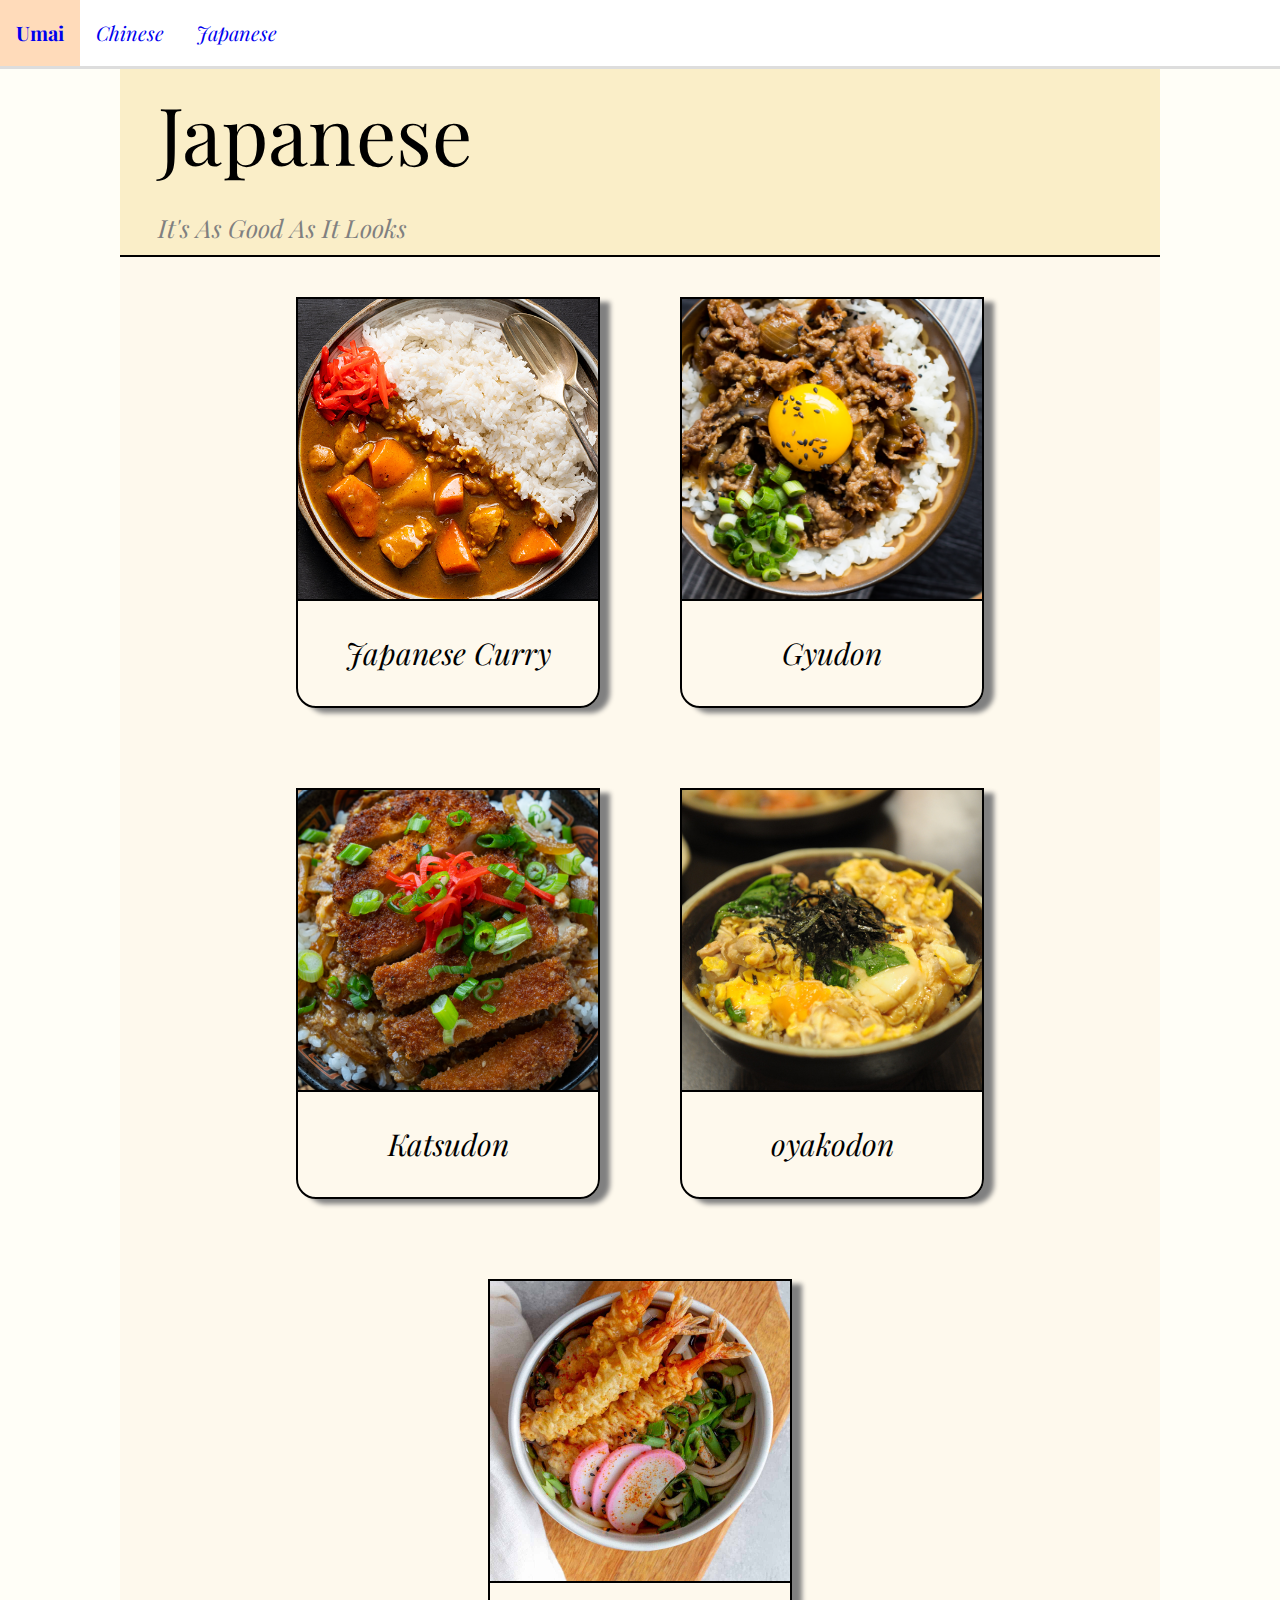
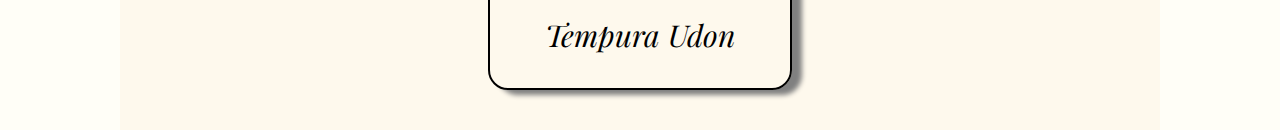
<file: japanese.html>
<!DOCTYPE html>
<html lang="en">
<head>
    <meta charset="UTF-8">
    <meta name="viewport" content="width=device-width, initial-scale=1.0">

    <!--Typography-->
    <link rel="preconnect" href="https://fonts.googleapis.com">
    <link rel="preconnect" href="https://fonts.gstatic.com" crossorigin>
    <link href="https://fonts.googleapis.com/css2?family=Yellowtail&display=swap" rel="stylesheet">
    <link href="https://fonts.googleapis.com/css2?family=Playfair+Display:ital,wght@0,400;1,400;1,600&display=swap" rel="stylesheet">

    <!--CSS Links-->
    <link rel="stylesheet" href="css/recipe_list.css">

    <title>Document</title>
</head>
<body>
    <header>
        <div class="topnav_background">
            <div class="topnav">
                <div class="navbar_header">
                    <a href="index.html">Umai</a>
                </div>
                <a href="chinese.html">Chinese</a>
                <a href="japanese.html">Japanese</a>
            </div>
        </div>
    </header>
    <div class = container>
        <div class="hero_header">
            <h1>Japanese</h1>
            <h2 class="recipe_list_moto">It's As Good As It Looks</h2>
        </div>
        <div class="recipe_container">
            <div class="img_container">
                <div class="img_box">
                    <a href="recipes/japanese/curry.html"><img src="images/Japanese-Chicken-Curry3.jpg"></a>
                </div>
                <h3>Japanese Curry</h1>
            </div>
            <div class="img_container">
                <div class="img_box">
                    <a href="recipes/japanese/gyudon.html"><img src="images/gyudon.jpg"></a>
                </div>
                <h3>Gyudon</h3>
            </div>
            <div class="img_container">
                <div class="img_box">
                    <a href="recipes/japanese/katsudon.html"><img src="images/katsudon.jpg"></a>
                </div>
                <h3>Katsudon</h3>
            </div>
            <div class="img_container">
                <div class="img_box">
                    <a href="recipes/japanese/oyakodon.html"><img src="images/oyakodon.jpg"></a>
                </div>
                <h3>oyakodon</h3>
            </div>
            <div class="img_container">
                <div class="img_box">
                    <a href="recipes/japanese/tempura_udon.html"><img src="images/tempura_udon.jpg"></a>
                </div>
                <h3>Tempura Udon</h3>
            </div>
        </div>    
    </div>
</body>
</html>
</file>
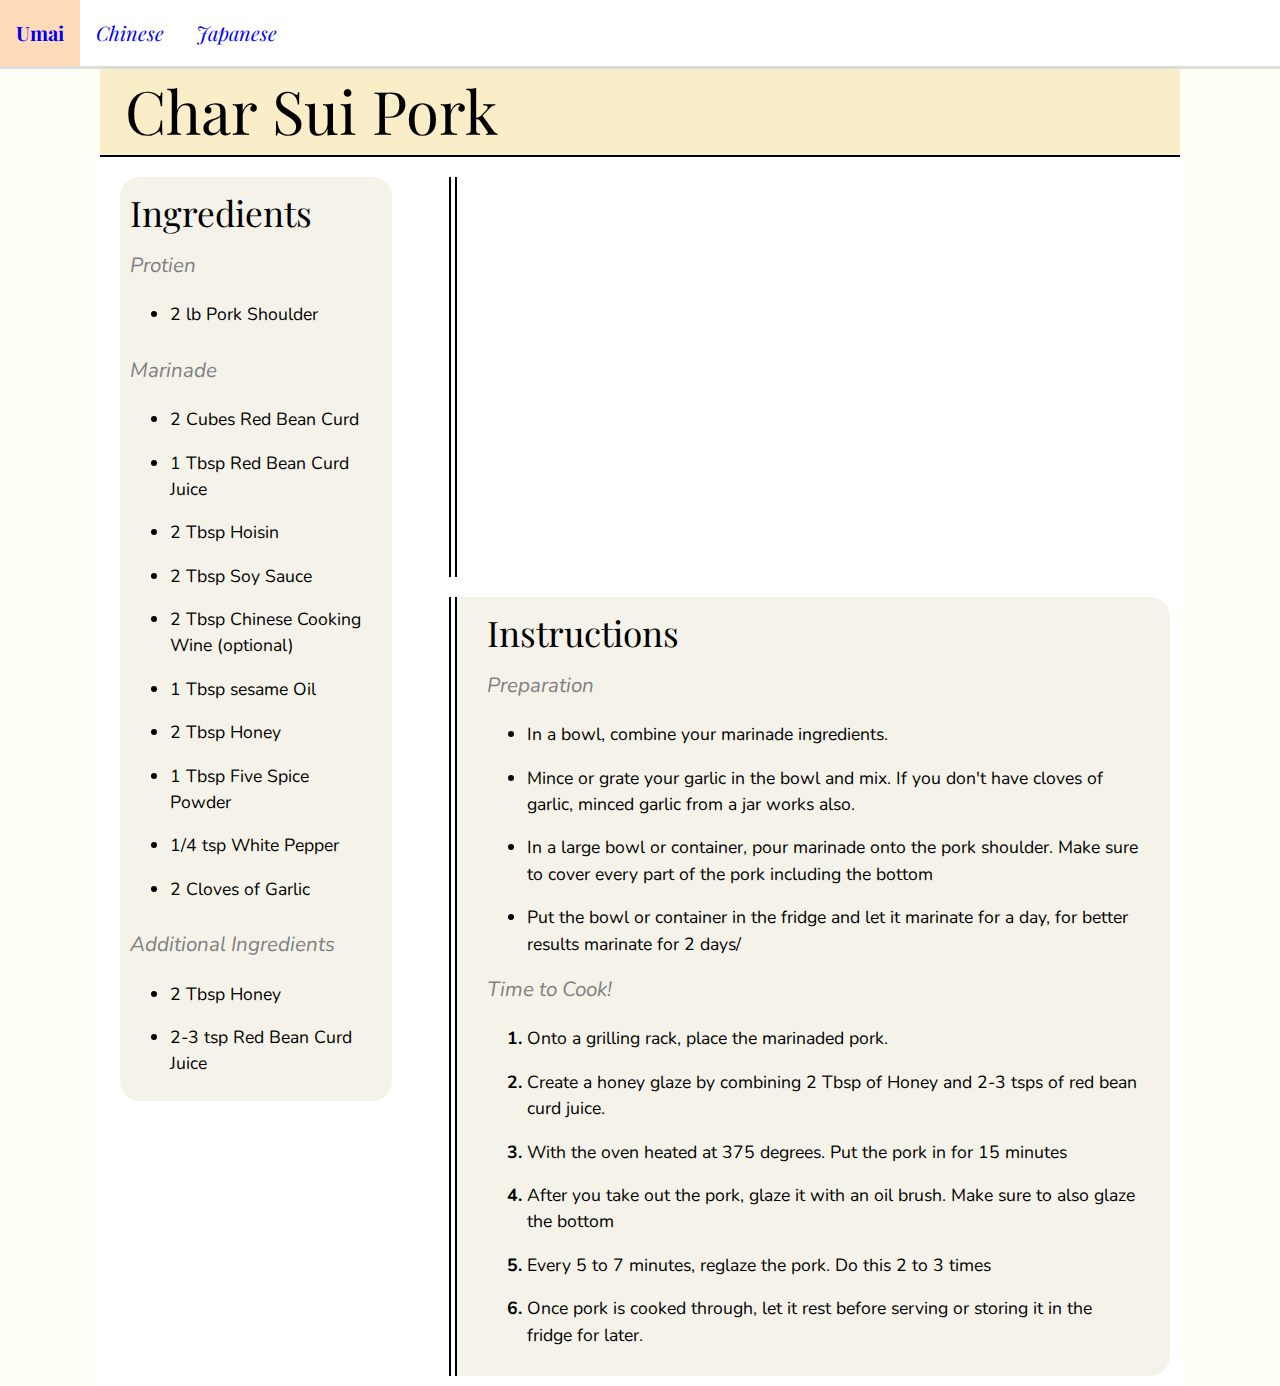
<file: recipes/chinese/char_sui.html>
<!DOCTYPE html>
<html lang="en">
<head>
    <meta charset="UTF-8">
    <meta name="viewport" content="width=device-width, initial-scale=1.0">
    <title>Document</title>

    <!--CSS Links-->
    <link rel="stylesheet" href="../../css/recipe.css">

    <!--Typography-->
    <link rel="stylesheet" href="https://fonts.googleapis.com/css?family=Nunito:400,700" />
    <link rel="preconnect" href="https://fonts.googleapis.com">
    <link rel="preconnect" href="https://fonts.gstatic.com" crossorigin>
    <link href="https://fonts.googleapis.com/css2?family=Roboto+Slab:wght@300&family=Yellowtail&display=swap" rel="stylesheet">
    <link href="https://fonts.googleapis.com/css2?family=Playfair+Display:ital,wght@0,400;1,400;1,600&display=swap" rel="stylesheet">

</head>
<body>
    <header>
        <div class="topnav_background">
            <div class="topnav">
                <div class="navbar_header">
                    <a href="../../index.html">Umai</a>
                </div>
                <a href="../../chinese.html">Chinese</a>
                <a href="../../japanese.html">Japanese</a>
            </div>
        </div>
    </header>
    <h1 class="recipe_title">Char Sui Pork</h1>
    <div class="container">
        <div class="ingredients">
            <h2>Ingredients</h2>
            <h3>Protien</h3>
            <ul>
                <li>2 lb Pork Shoulder</li>
            </ul>
            <h3>Marinade</h3>
            <ul>
                <li>2 Cubes Red Bean Curd</li>
                <li>1 Tbsp Red Bean Curd Juice</li>
                <li>2 Tbsp Hoisin</li>
                <li>2 Tbsp Soy Sauce</li>
                <li>2 Tbsp Chinese Cooking Wine (optional)</li>
                <li>1 Tbsp sesame Oil</li>
                <li>2 Tbsp Honey</li>
                <li>1 Tbsp Five Spice Powder</li>
                <li>1/4 tsp White Pepper</li>
                <li>2 Cloves of Garlic</li>
            </ul>    
            <h3>Additional Ingredients</h3>
            <ul>
                <li>2 Tbsp Honey</li>
                <li>2-3 tsp Red Bean Curd Juice</li>
            </ul>
        </div>
        <div>
            <div class="outline">
                <div class="video">
                    <iframe src="https://www.youtube.com/embed/MPZ5fw35bc4" title="Chinese BBQ Pork Recipe - Char Siu | Chinese Recipe" frameborder="0" allow="accelerometer; autoplay; clipboard-write; encrypted-media; gyroscope; picture-in-picture; web-share" allowfullscreen></iframe>
                </div>
            </div>
            <div class="outline">
                <div class="instructions">
                    <h2>Instructions</h2>
                    <h3>Preparation</h3>
                    <ul>
                        <li>In a bowl, combine your marinade ingredients.</li>
                        <li>Mince or grate your garlic in the bowl and mix. If you don't have cloves of garlic, minced garlic from a jar works also.</li>
                        <li>In a large bowl or container, pour marinade onto the pork shoulder. Make sure to cover every part of the pork including the bottom</li>
                        <li>Put the bowl or container in the fridge and let it marinate for a day, for better results marinate for 2 days/</li>
                    </ul>
                    <h3>Time to Cook!</h3>
                    <ol>
                        <li>Onto a grilling rack, place the marinaded pork.</li>
                        <li>Create a honey glaze by combining 2 Tbsp of Honey and 2-3 tsps of red bean curd juice.</li>
                        <li>With the oven heated at 375 degrees. Put the pork in for 15 minutes</li>
                        <li>After you take out the pork, glaze it with an oil brush. Make sure to also glaze the bottom</li>
                        <li>Every 5 to 7 minutes, reglaze the pork. Do this 2 to 3 times</li>
                        <li>Once pork is cooked through, let it rest before serving or storing it in the fridge for later.</li>
                    </ol>
                </div>
            </div>
        </div>
    </div>
</body>
</html>
</file>
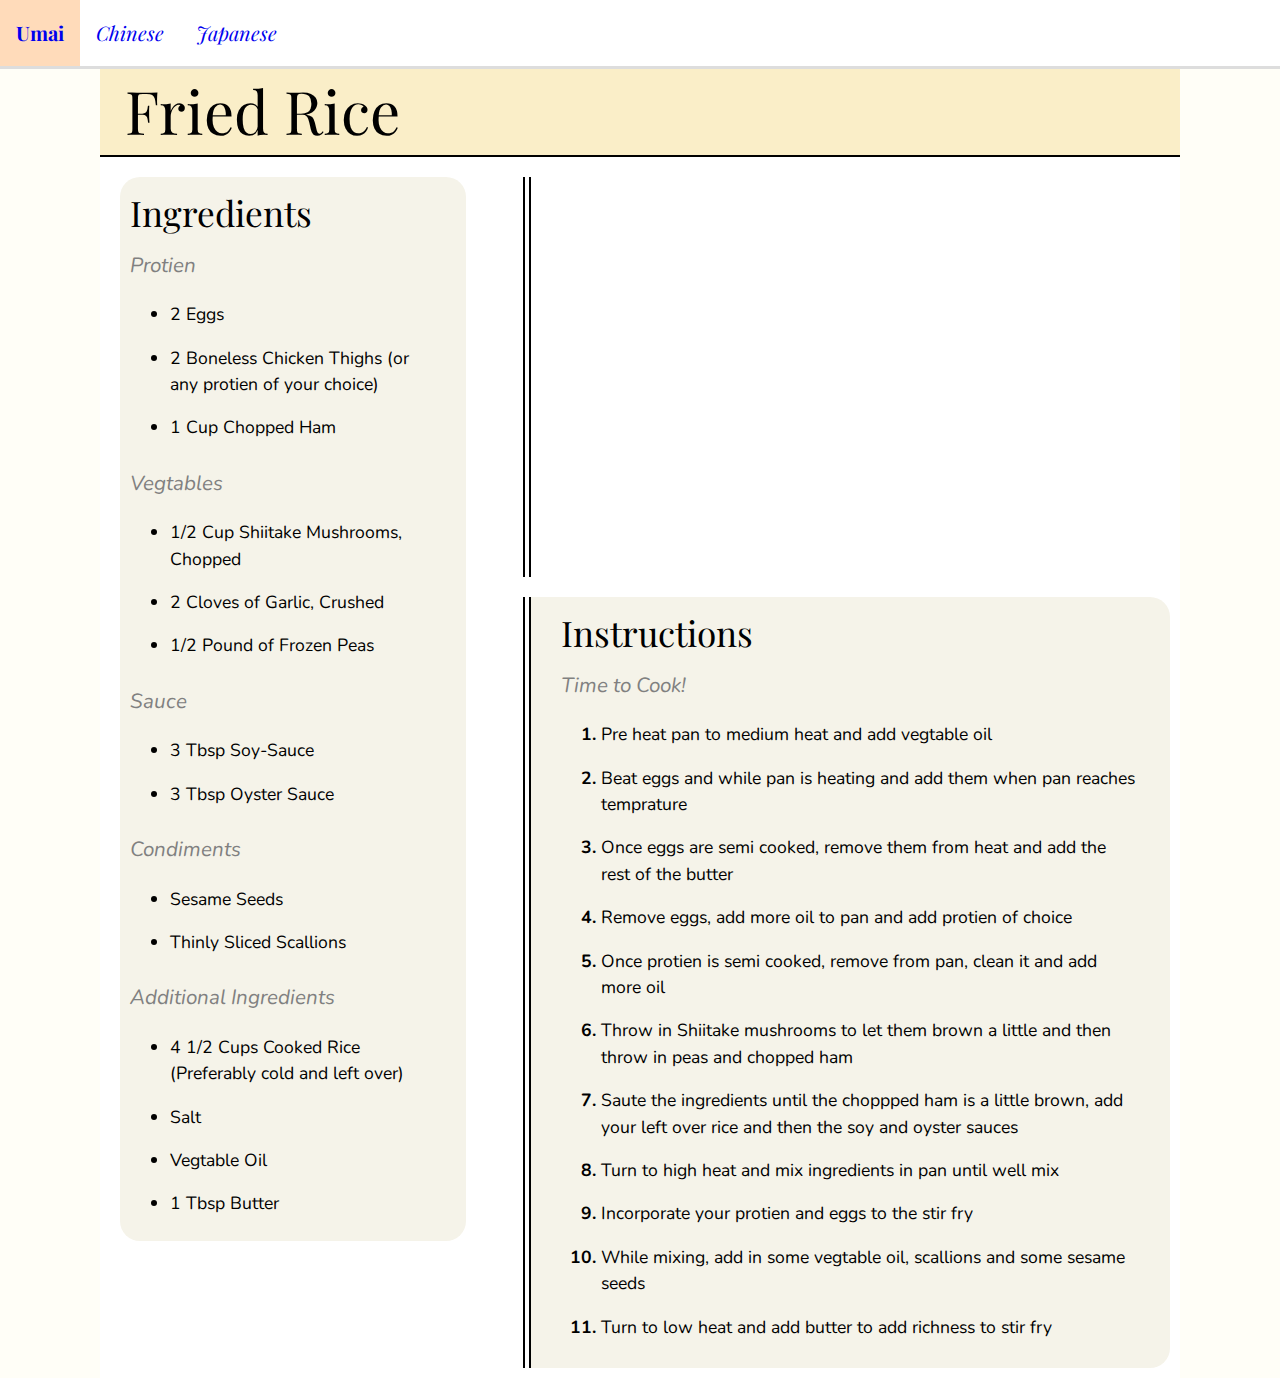
<file: recipes/chinese/fried_rice.html>
<!DOCTYPE html>
<html lang="en">
<head>
    <meta charset="UTF-8">
    <meta name="viewport" content="width=device-width, initial-scale=1.0">
    <title>Document</title>

    <!--CSS Links-->
    <link rel="stylesheet" href="../../css/recipe.css">

    <!--Typography-->
    <link rel="stylesheet" href="https://fonts.googleapis.com/css?family=Nunito:400,700" />
    <link rel="preconnect" href="https://fonts.googleapis.com">
    <link rel="preconnect" href="https://fonts.gstatic.com" crossorigin>
    <link href="https://fonts.googleapis.com/css2?family=Roboto+Slab:wght@300&family=Yellowtail&display=swap" rel="stylesheet">
    <link href="https://fonts.googleapis.com/css2?family=Playfair+Display:ital,wght@0,400;1,400;1,600&display=swap" rel="stylesheet">

</head>
<body>
    <header>
        <div class="topnav_background">
            <div class="topnav">
                <div class="navbar_header">
                    <a href="../../../index.html">Umai</a>
                </div>
                <a href="../../chinese.html">Chinese</a>
                <a href="../../japanese.html">Japanese</a>
            </div>
        </div>
    </header>
    <h1 class="recipe_title">Fried Rice</h1>
    <div class="container">
        <div class="ingredients">
            <h2>Ingredients</h2>
            <h3>Protien</h3>
            <ul>
                <li>2 Eggs</li>
                <li>2 Boneless Chicken Thighs (or any protien of your choice)</li>
                <li>1 Cup Chopped Ham</li>
            </ul>
            <h3>Vegtables</h3>
            <ul>
                <li>1/2 Cup Shiitake Mushrooms, Chopped</li>
                <li>2 Cloves of Garlic, Crushed</li>
                <li>1/2 Pound of Frozen Peas</li>
            </ul>
            <h3>Sauce</h3>
            <ul>
                <li>3 Tbsp Soy-Sauce</li>
                <li>3 Tbsp Oyster Sauce</li>
            </ul>
            <h3>Condiments</h3>
            <ul>
                <li>Sesame Seeds</li>
                <li>Thinly Sliced Scallions</li>
            </ul>
            <h3>Additional Ingredients</h3>
            <ul>
                <li>4 1/2 Cups Cooked Rice (Preferably cold and left over)</li>
                <li>Salt</li>
                <li>Vegtable Oil</li>
                <li>1 Tbsp Butter</li>
            </ul>
        </div>
        <div>
            <div class="outline">
                <div class="video">
                    <iframe src="https://www.youtube.com/embed/Dk0axPbD2pc?si=jLvz_0OgrrVDpCxZ" title="YouTube video player" frameborder="0" allow="accelerometer; autoplay; clipboard-write; encrypted-media; gyroscope; picture-in-picture; web-share" allowfullscreen></iframe>
                </div>
            </div>
            <div class="outline">
                <div class="instructions">
                    <h2>Instructions</h2>
                    <h3>Time to Cook!</h3>
                    <ol>
                        <li>Pre heat pan to medium heat and add vegtable oil</li>
                        <li>Beat eggs and while pan is heating and add them when pan reaches temprature</li>
                        <li>Once eggs are semi cooked, remove them from heat and add the rest of the butter</li>
                        <li>Remove eggs, add more oil to pan and add protien of choice</li>
                        <li>Once protien is semi cooked, remove from pan, clean it and add more oil</li>
                        <li>Throw in Shiitake mushrooms to let them brown a little and then throw in peas and chopped ham</li>
                        <li>Saute the ingredients until the choppped ham is a little brown, add your left over rice and then the soy and oyster sauces</li>
                        <li>Turn to high heat and mix ingredients in pan until well mix</li>
                        <li>Incorporate your protien and eggs to the stir fry</li>
                        <li>While mixing, add in some vegtable oil, scallions and some sesame seeds</li>
                        <li>Turn to low heat and add butter to add richness to stir fry</li>
                    </ol>
                </div>
            </div>
        </div>
    </div>
</body>
</html>
</file>
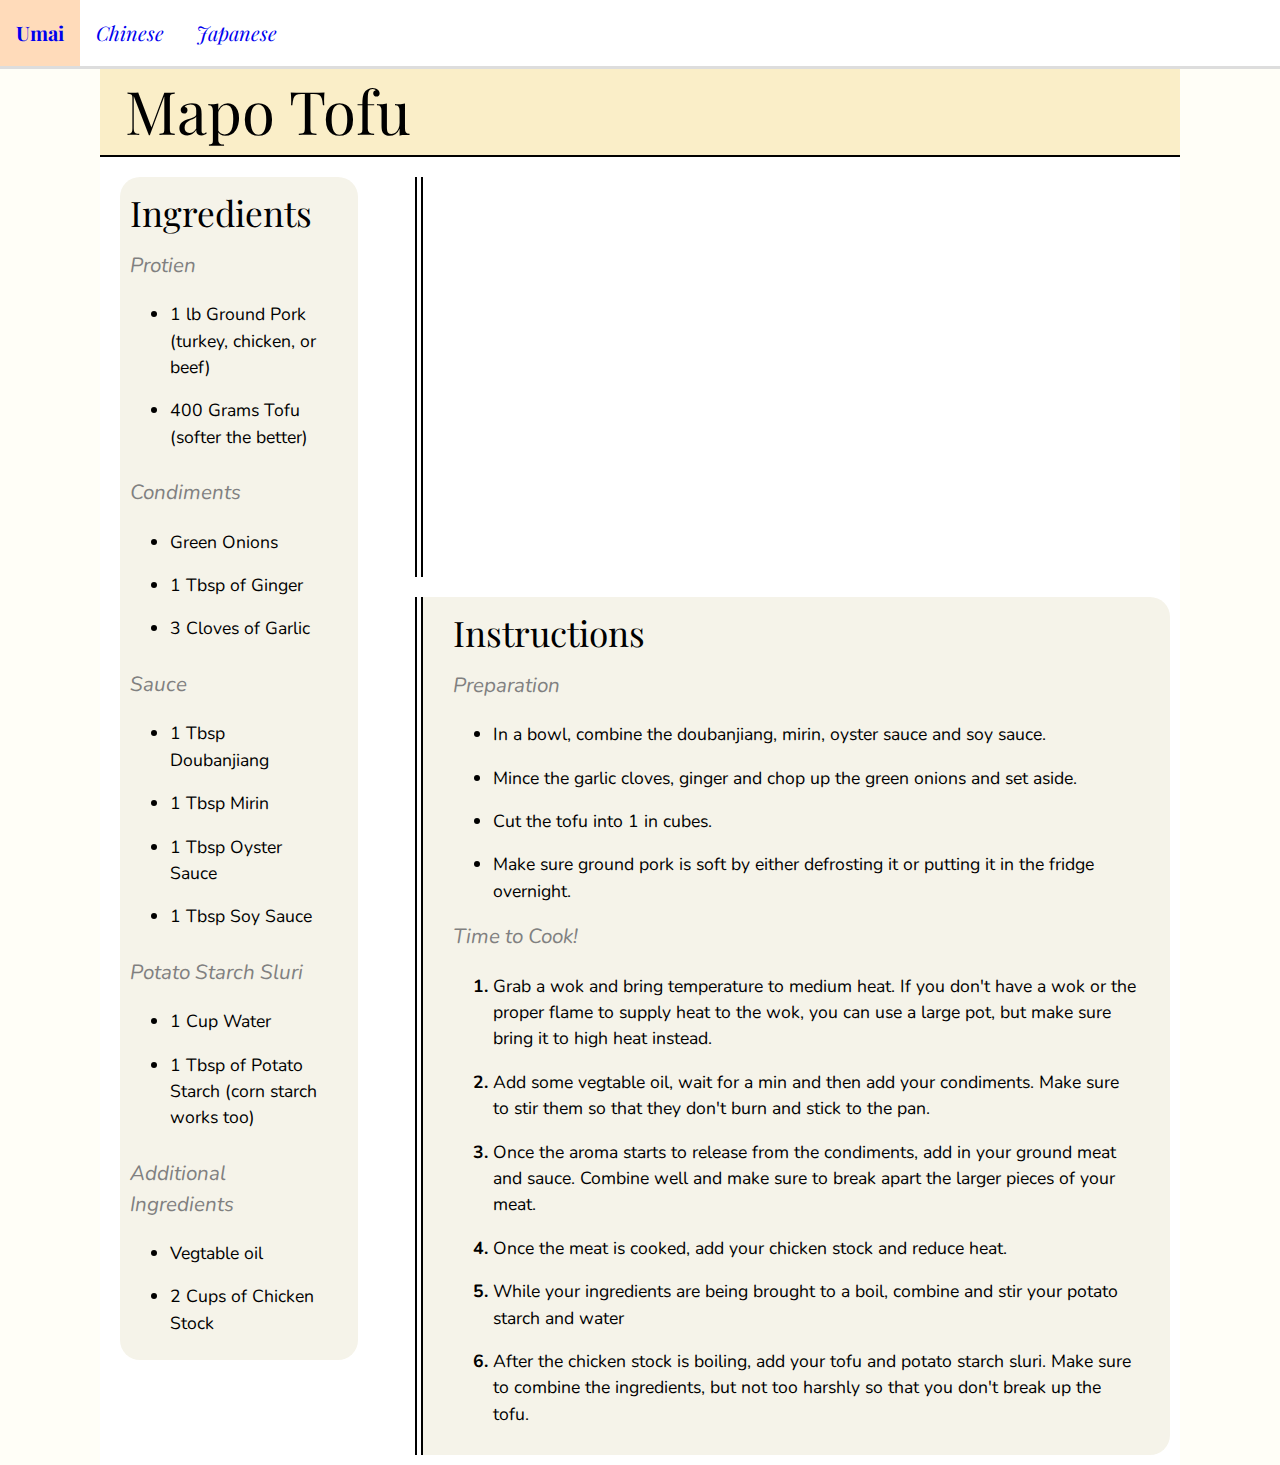
<file: recipes/chinese/mapo_tofu.html>
<!DOCTYPE html>
<html lang="en">
<head>
    <meta charset="UTF-8">
    <meta name="viewport" content="width=device-width, initial-scale=1.0">
    <title>Document</title>

    <!--CSS Links-->
    <link rel="stylesheet" href="../../css/recipe.css">

    <!--Typography-->
    <link rel="stylesheet" href="https://fonts.googleapis.com/css?family=Nunito:400,700" />
    <link rel="preconnect" href="https://fonts.googleapis.com">
    <link rel="preconnect" href="https://fonts.gstatic.com" crossorigin>
    <link href="https://fonts.googleapis.com/css2?family=Roboto+Slab:wght@300&family=Yellowtail&display=swap" rel="stylesheet">
    <link href="https://fonts.googleapis.com/css2?family=Playfair+Display:ital,wght@0,400;1,400;1,600&display=swap" rel="stylesheet">

</head>
<body>
    <header>
        <div class="topnav_background">
            <div class="topnav">
                <div class="navbar_header">
                    <a href="../../index.html">Umai</a>
                </div>
                <a href="../../chinese.html">Chinese</a>
                <a href="../../japanese.html">Japanese</a>
            </div>
        </div>
    </header>
    <h1 class="recipe_title">Mapo Tofu</h1>
    <div class="container">
        <div class="ingredients">
            <h2>Ingredients</h2>
            <h3>Protien</h3>
            <ul>
                <li>1 lb Ground Pork (turkey, chicken, or beef)</li>
                <li>400 Grams Tofu (softer the better)</li>
            </ul>
            <h3>Condiments</h3>
            <ul>
                <li>Green Onions</li>
                <li>1 Tbsp of Ginger</li>
                <li>3 Cloves of Garlic</li>
            </ul>
            <h3>Sauce</h3>
            <ul>
                <li>1 Tbsp Doubanjiang</li>
                <li>1 Tbsp Mirin</li>
                <li>1 Tbsp Oyster Sauce</li>
                <li>1 Tbsp Soy Sauce</li>
            </ul>    
            <h3>Potato Starch Sluri</h3>
            <ul>
                <li>1 Cup Water</li>
                <li>1 Tbsp of Potato Starch (corn starch works too)</li>
            </ul>    
            <h3>Additional Ingredients</h3>
            <ul>
                <li>Vegtable oil</li>
                <li>2 Cups of Chicken Stock</li>
            </ul>
        </div>
        <div>
            <div class="outline">
                <div class="video">
                    <iframe src="https://www.youtube.com/embed/yRCs5sIJ2NU" title="EASY Mapo Tofu Recipe at Home" frameborder="0" allow="accelerometer; autoplay; clipboard-write; encrypted-media; gyroscope; picture-in-picture; web-share" allowfullscreen></iframe>
                </div>
            </div>
            <div class="outline">
                <div class="instructions">
                    <h2>Instructions</h2>
                    <h3>Preparation</h3>
                    <ul>
                        <li>In a bowl, combine the doubanjiang, mirin, oyster sauce and soy sauce.</li>
                        <li>Mince the garlic cloves, ginger and chop up the green onions and set aside.</li>
                        <li>Cut the tofu into 1 in cubes.</li>
                        <li>Make sure ground pork is soft by either defrosting it or putting it in the fridge overnight.</li>
                    </ul>
                    <h3>Time to Cook!</h3>
                    <ol>
                        <li>Grab a wok and bring temperature to medium heat. If you don't have a wok or the proper flame to supply heat to the wok, you can use a large pot, but make sure bring it to high heat instead.</li>
                        <li>Add some vegtable oil, wait for a min and then add your condiments. Make sure to stir them so that they don't burn and stick to the pan.</li>
                        <li>Once the aroma starts to release from the condiments, add in your ground meat and sauce. Combine well and make sure to break apart the larger pieces of your meat.</li>
                        <li>Once the meat is cooked, add your chicken stock and reduce heat.</li>
                        <li>While your ingredients are being brought to a boil, combine and stir your potato starch and water</li>
                        <li>After the chicken stock is boiling, add your tofu and potato starch sluri. Make sure to combine the ingredients, but not too harshly so that you don't break up the tofu.</li>
                    </ol>
                </div>
            </div>
        </div>
    </div>
</body>
</html>
</file>
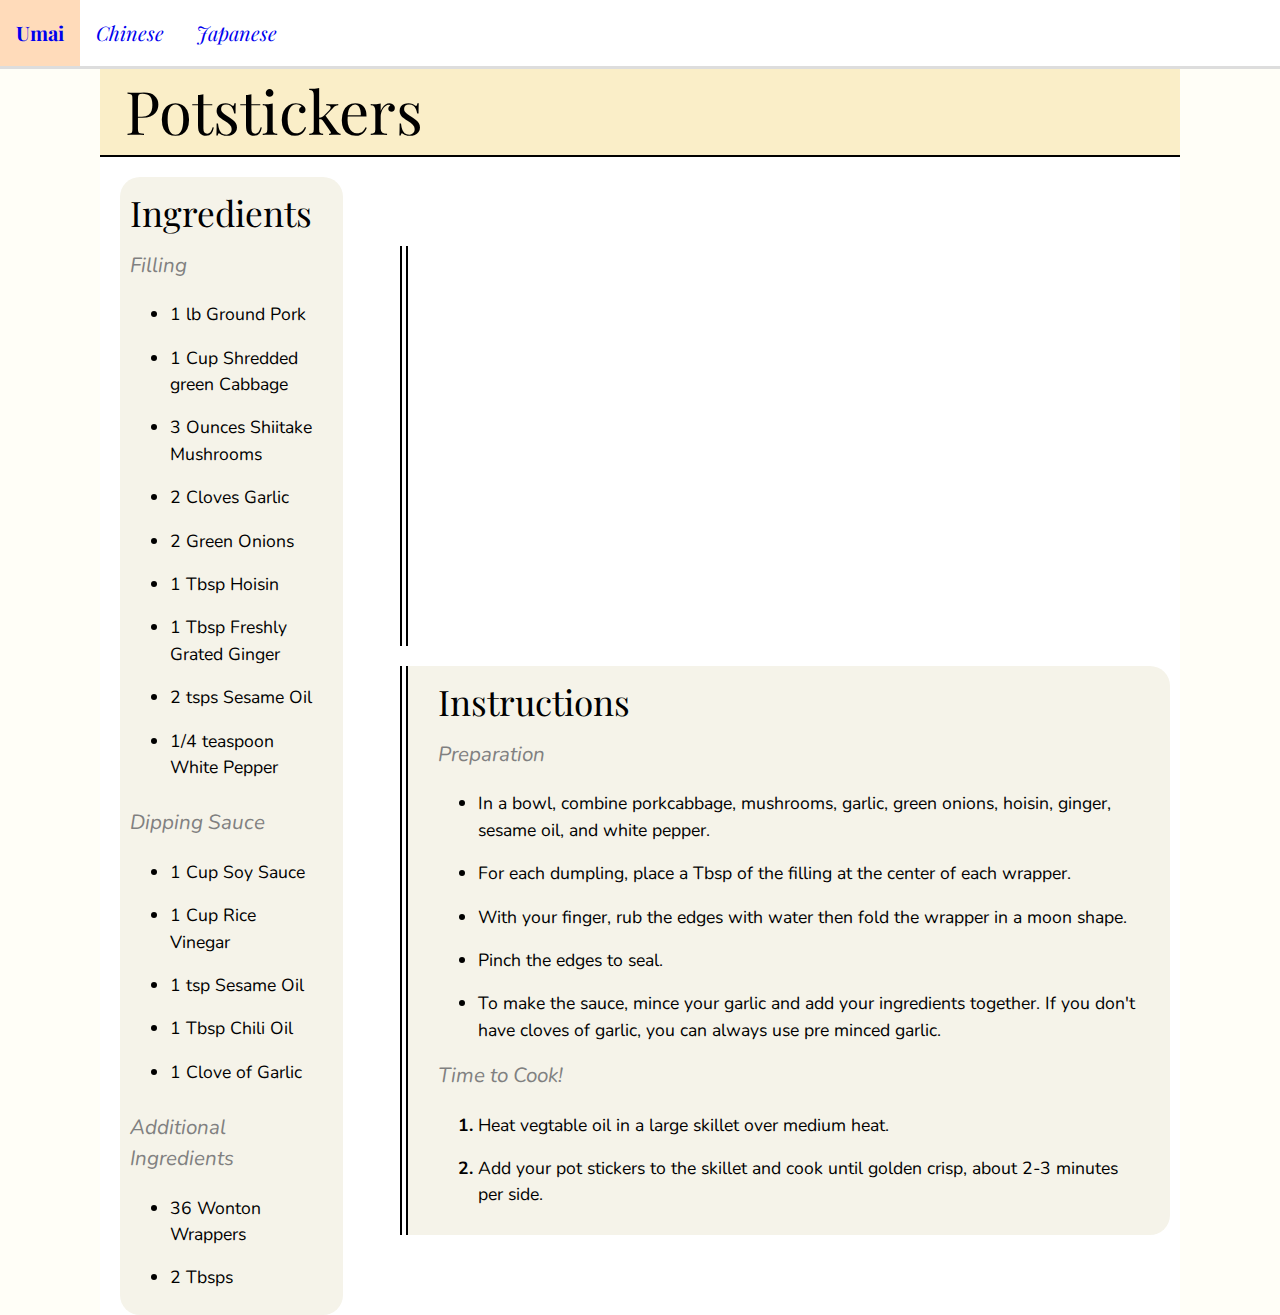
<file: recipes/chinese/potstickers.html>
<!DOCTYPE html>
<html lang="en">
<head>
    <meta charset="UTF-8">
    <meta name="viewport" content="width=device-width, initial-scale=1.0">
    <title>Document</title>

    <!--CSS Links-->
    <link rel="stylesheet" href="../../css/recipe.css">

    <!--Typography-->
    <link rel="stylesheet" href="https://fonts.googleapis.com/css?family=Nunito:400,700" />
    <link rel="preconnect" href="https://fonts.googleapis.com">
    <link rel="preconnect" href="https://fonts.gstatic.com" crossorigin>
    <link href="https://fonts.googleapis.com/css2?family=Roboto+Slab:wght@300&family=Yellowtail&display=swap" rel="stylesheet">
    <link href="https://fonts.googleapis.com/css2?family=Playfair+Display:ital,wght@0,400;1,400;1,600&display=swap" rel="stylesheet">

</head>
<body>
    <header>
        <div class="topnav_background">
            <div class="topnav">
                <div class="navbar_header">
                    <a href="../../index.html">Umai</a>
                </div>
                <a href="../../chinese.html">Chinese</a>
                <a href="../../japanese.html">Japanese</a>
            </div>
        </div>
    </header>
    <h1 class="recipe_title">Potstickers</h1>
    <div class="container">
        <div class="ingredients">
            <h2>Ingredients</h2>
            <h3>Filling</h3>
            <ul>
                <li>1 lb Ground Pork</li>
                <li>1 Cup Shredded green Cabbage</li>
                <li>3 Ounces Shiitake Mushrooms</li>
                <li>2 Cloves Garlic</li>
                <li>2 Green Onions</li>
                <li>1 Tbsp Hoisin</li>
                <li>1 Tbsp Freshly Grated Ginger</li>
                <li>2 tsps Sesame Oil</li>
                <li>1/4 teaspoon White Pepper</li>
            </ul>
            <h3>Dipping Sauce</h3> 
            <ul>
                <li>1 Cup Soy Sauce</li>
                <li>1 Cup Rice Vinegar</li>
                <li>1 tsp Sesame Oil</li>
                <li>1 Tbsp Chili Oil</li>
                <li>1 Clove of Garlic</li>
            </ul>  
            <h3>Additional Ingredients</h3>
            <ul>
                <li>36 Wonton Wrappers</li>
                <li>2 Tbsps </li>
            </ul>
        </div>
        <div>
            <div class="outline">
                <div class="video">
                    <iframe src="https://www.youtube.com/embed/iC1rvXPt_rE" title="Potstickers | Basics with Babish" frameborder="0" allow="accelerometer; autoplay; clipboard-write; encrypted-media; gyroscope; picture-in-picture; web-share" allowfullscreen></iframe>
                </div>
            </div>
            <div class="outline">
                <div class="instructions">
                    <h2>Instructions</h2>
                    <h3>Preparation</h3>
                    <ul>
                        <li>In a bowl, combine porkcabbage, mushrooms, garlic, green onions, hoisin, ginger, sesame oil, and white pepper.</li>
                        <li>For each dumpling, place a Tbsp of the filling at the center of each wrapper.
                        <li>With your finger, rub the edges with water then fold the wrapper in a moon shape.</li>
                        <li>Pinch the edges to seal.</li>
                        <li>To make the sauce, mince your garlic and add your ingredients together. If you don't have cloves of garlic, you can always use pre minced garlic.</li>
                    </ul>
                    <h3>Time to Cook!</h3>
                    <ol>
                        <li>Heat vegtable oil in a large skillet over medium heat.</li>
                        <li>Add your pot stickers to the skillet and cook until golden crisp, about 2-3 minutes per side.</li>
                    </ol>
                </div>
            </div>
        </div>
    </div>
</body>
</html>
</file>
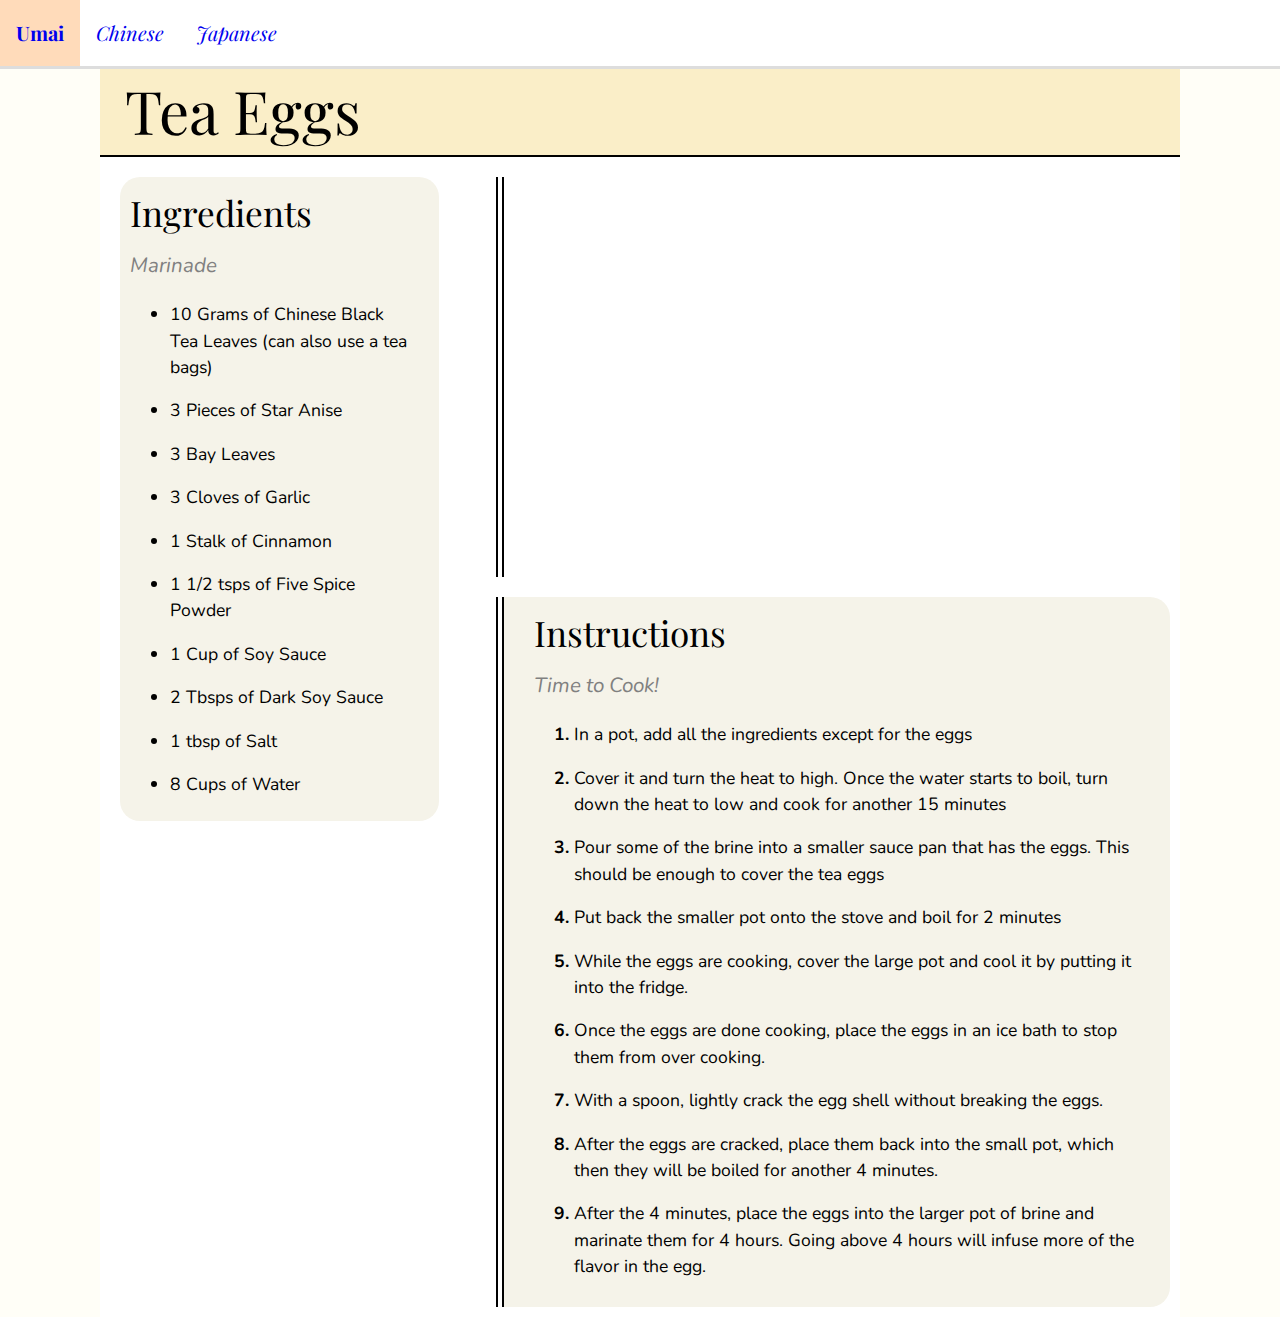
<file: recipes/chinese/tea_eggs.html>
<!DOCTYPE html>
<html lang="en">
<head>
    <meta charset="UTF-8">
    <meta name="viewport" content="width=device-width, initial-scale=1.0">
    <title>Document</title>

    <!--CSS Links-->
    <link rel="stylesheet" href="../../css/recipe.css">

    <!--Typography-->
    <link rel="stylesheet" href="https://fonts.googleapis.com/css?family=Nunito:400,700" />
    <link rel="preconnect" href="https://fonts.googleapis.com">
    <link rel="preconnect" href="https://fonts.gstatic.com" crossorigin>
    <link href="https://fonts.googleapis.com/css2?family=Roboto+Slab:wght@300&family=Yellowtail&display=swap" rel="stylesheet">
    <link href="https://fonts.googleapis.com/css2?family=Playfair+Display:ital,wght@0,400;1,400;1,600&display=swap" rel="stylesheet">

</head>
<body>
    <header>
        <div class="topnav_background">
            <div class="topnav">
                <div class="navbar_header">
                    <a href="../../index.html">Umai</a>
                </div>
                <a href="../../chinese.html">Chinese</a>
                <a href="../../japanese.html">Japanese</a>
            </div>
        </div>
    </header>
    <h1 class="recipe_title">Tea Eggs</h1>
    <div class="container">
        <div class="ingredients">
            <h2>Ingredients</h2>
            <h3>Marinade</h3>
            <ul>
                <li>10 Grams of Chinese Black Tea Leaves (can also use a tea bags)</li>
                <li>3 Pieces of Star Anise</li>
                <li>3 Bay Leaves</li>
                <li>3 Cloves of Garlic</li>
                <li>1 Stalk of Cinnamon</li>
                <li>1 1/2 tsps of Five Spice Powder</li>
                <li>1 Cup of Soy Sauce</li>
                <li>2 Tbsps of Dark Soy Sauce</li>
                <li>1 tbsp of Salt</li>
                <li>8 Cups of Water</li>
            </ul>
        </div>
        <div>
            <div class="outline">
                <div class="video">
                    <iframe src="https://www.youtube.com/embed/NNDyuZ0RsEs" title="Running Yolk Chinese Tea Egg Recipe - Easy and Delicious [茶叶蛋]" frameborder="0" allow="accelerometer; autoplay; clipboard-write; encrypted-media; gyroscope; picture-in-picture; web-share" allowfullscreen></iframe>
                </div>
            </div>
            <div class="outline">
                <div class="instructions">
                    <h2>Instructions</h2>
                    <h3>Time to Cook!</h3>
                    <ol>
                        <li>In a pot, add all the ingredients except for the eggs</li>
                        <li>Cover it and turn the heat to high. Once the water starts to boil, turn down the heat to low and cook for another 15 minutes</li>
                        <li>Pour some of the brine into a smaller sauce pan that has the eggs. This should be enough to cover the tea eggs</li>
                        <li>Put back the smaller pot onto the stove and boil for 2 minutes</li>
                        <li>While the eggs are cooking, cover the large pot and cool it by putting it into the fridge.</li>
                        <li>Once the eggs are done cooking, place the eggs in an ice bath to stop them from over cooking.</li>
                        <li>With a spoon, lightly crack the egg shell without breaking the eggs.</li>
                        <li>After the eggs are cracked, place them back into the small pot, which then they will be boiled for another 4 minutes.</li>
                        <li>After the 4 minutes, place the eggs into the larger pot of brine and marinate them for 4 hours. Going above 4 hours will infuse more of the flavor in the egg.</li>
                    </ol>
                </div>
            </div>
        </div>
    </div>
</body>
</html>
</file>
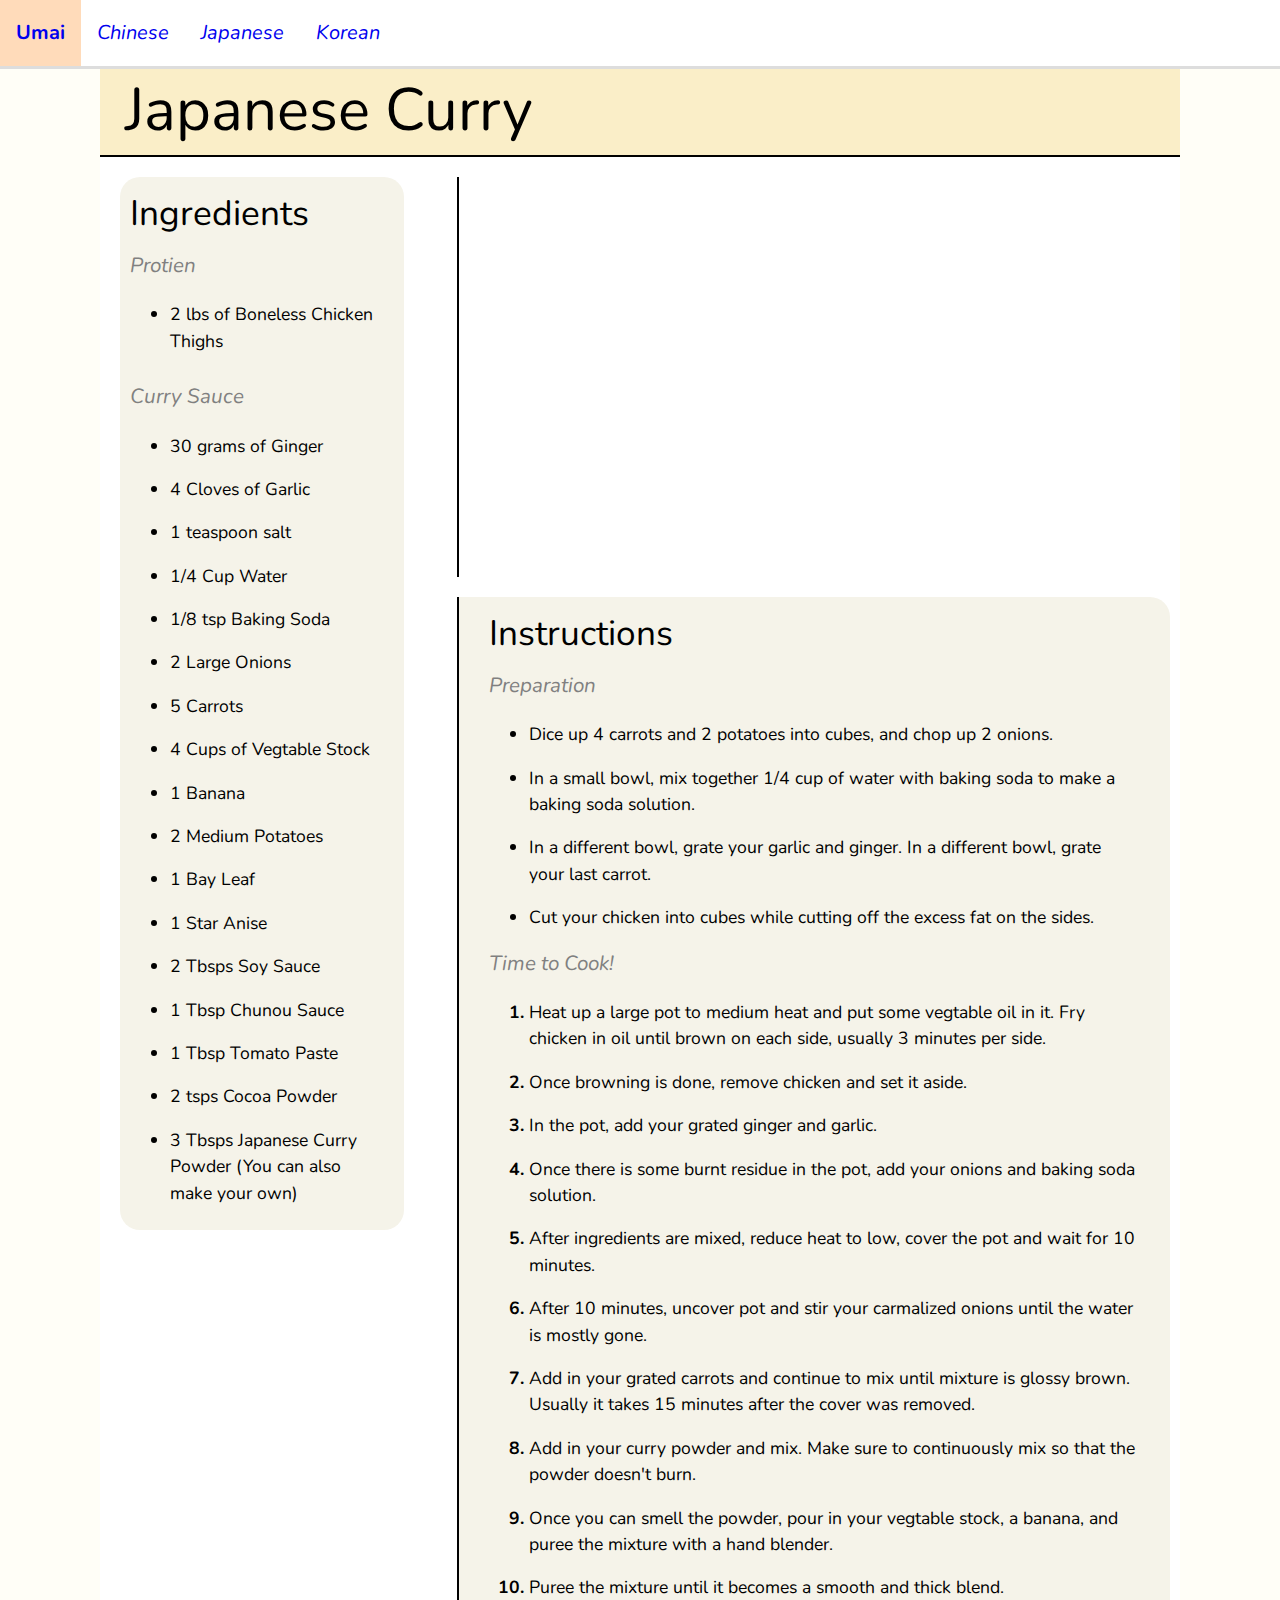
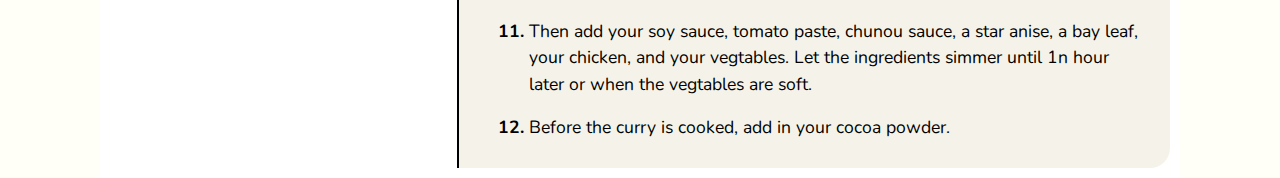
<file: recipes/japanese/curry-DESKTOP-79G8PGI.html>
<!DOCTYPE html>
<html lang="en">
<head>
    <meta charset="UTF-8">
    <meta name="viewport" content="width=device-width, initial-scale=1.0">
    <title>Document</title>

    <!--CSS Links-->
    <link rel="stylesheet" href="../../css/recipe.css">

    <!--Typography-->
    <link rel="stylesheet" href="https://fonts.googleapis.com/css?family=Nunito:400,700" />
    <link rel="preconnect" href="https://fonts.googleapis.com">
    <link rel="preconnect" href="https://fonts.gstatic.com" crossorigin>
    <link href="https://fonts.googleapis.com/css2?family=Roboto+Slab:wght@300&family=Yellowtail&display=swap" rel="stylesheet">

</head>
<body>
    <header>
        <div class="topnav_background">
            <div class="topnav">
                <div class="navbar_header">
                    <a href="../index.html">Umai</a>
                </div>
                <a href="../../chinese.html">Chinese</a>
                <a href="../../japanese.html">Japanese</a>
                <a href="../../korean.html">Korean</a>
            </div>
        </div>
    </header>
    <h1 class="recipe_title">Japanese Curry</h1>
    <div class="container">
        <div class="ingredients">
            <h2>Ingredients</h2>
            <h3>Protien</h3>
            <ul>
                <li>2 lbs of Boneless Chicken Thighs</li>
            </ul>
            <h3>Curry Sauce</h3>
            <ul>
                <li>30 grams of Ginger</li>
                <li>4 Cloves of Garlic</li>
                <li>1 teaspoon salt</li>
                <li>1/4 Cup Water</li>
                <li>1/8 tsp Baking Soda</li>
                <li>2 Large Onions</li>
                <li>5 Carrots</li>
                <li>4 Cups of Vegtable Stock</li>
                <li>1 Banana</li>
                <li>2 Medium Potatoes</li>
                <li>1 Bay Leaf</li>
                <li>1 Star Anise</li>
                <li>2 Tbsps Soy Sauce</li>
                <li>1 Tbsp Chunou Sauce</li>
                <li>1 Tbsp Tomato Paste</li>
                <li>2 tsps Cocoa Powder</li>
                <li>3 Tbsps Japanese Curry Powder (You can also make your own)</li>
            </ul>  
        </div>
        <div>
            <div class="video">
                <iframe src="https://www.youtube.com/embed/_0yTwf3eJAA" title="BEST Japanese Curry Recipe From Scratch (カレーライス)" frameborder="0" allow="accelerometer; autoplay; clipboard-write; encrypted-media; gyroscope; picture-in-picture; web-share" allowfullscreen></iframe>
            </div>
            <div class="instructions">
                <h2>Instructions</h2>
                <h3>Preparation</h3>
                <ul>
                    <li>Dice up 4 carrots and 2 potatoes into cubes, and chop up 2 onions.</li>
                    <li>In a small bowl, mix together 1/4 cup of water with baking soda to make a baking soda solution.</li>
                    <li>In a different bowl, grate your garlic and ginger. In a different bowl, grate your last carrot.</li>
                    <li>Cut your chicken into cubes while cutting off the excess fat on the sides.</li>
                </ul>
                <h3>Time to Cook!</h3>
                <ol>
                    <li>Heat up a large pot to medium heat and put some vegtable oil in it. Fry chicken in oil until brown on each side, usually 3 minutes per side.</li>
                    <li>Once browning is done, remove chicken and set it aside.</li>
                    <li>In the pot, add your grated ginger and garlic.</li>
                    <li>Once there is some burnt residue in the pot, add your onions and baking soda solution.</li>
                    <li>After ingredients are mixed, reduce heat to low, cover the pot and wait for 10 minutes.</li>
                    <li>After 10 minutes, uncover pot and stir your carmalized onions until the water is mostly gone.</li>
                    <li>Add in your grated carrots and continue to mix until mixture is glossy brown. Usually it takes 15 minutes after the cover was removed.</li>
                    <li>Add in your curry powder and mix. Make sure to continuously mix so that the powder doesn't burn.</li>
                    <li>Once you can smell the powder, pour in your vegtable stock, a banana, and puree the mixture with a hand blender.</li>
                    <li>Puree the mixture until it becomes a smooth and thick blend.</li>
                    <li>Then add your soy sauce, tomato paste, chunou sauce, a star anise, a bay leaf, your chicken, and your vegtables. Let the ingredients simmer until 1n hour later or when the vegtables are soft.</li>
                    <li>Before the curry is cooked, add in your cocoa powder.</li>
                </ol>
            </div>
        </div>
    </div>
</body>
</html>
</file>
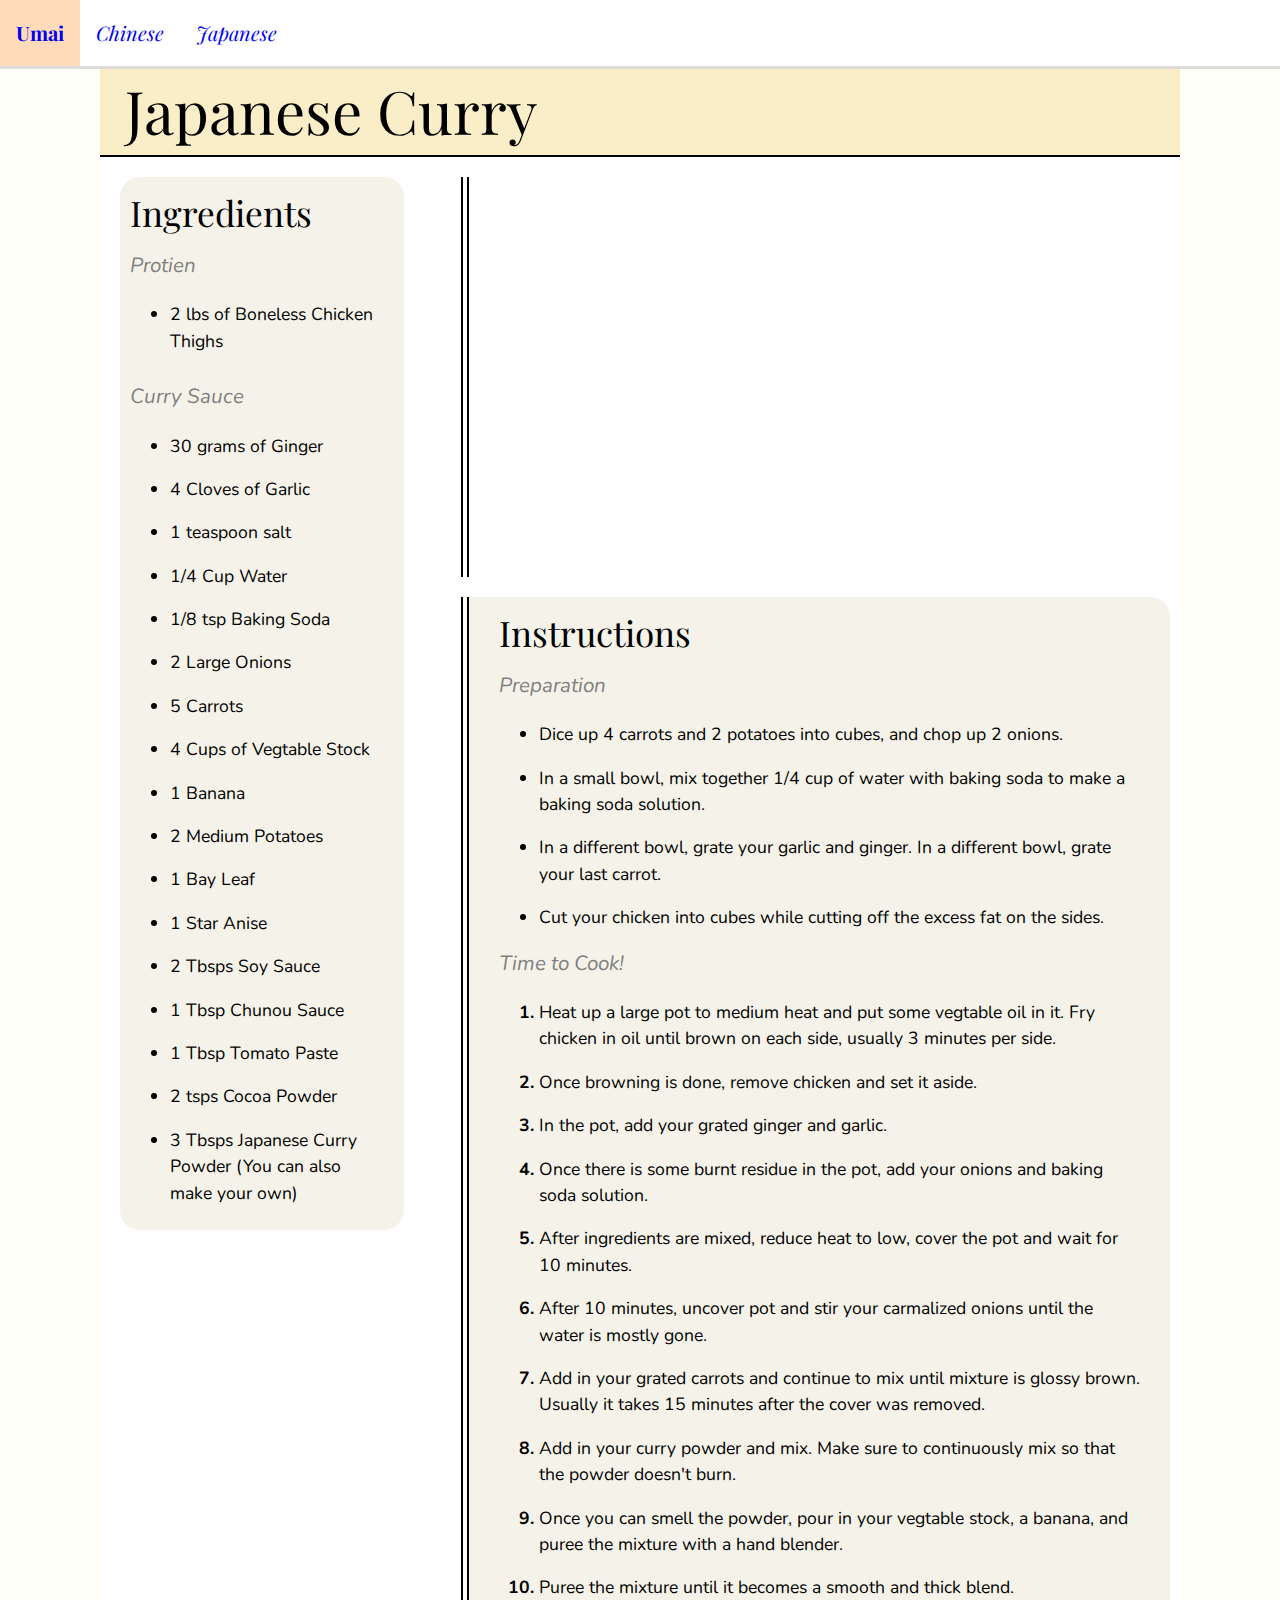
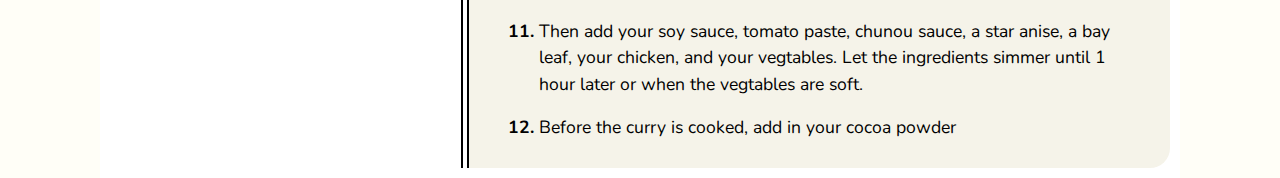
<file: recipes/japanese/curry.html>
<!DOCTYPE html>
<html lang="en">
<head>
    <meta charset="UTF-8">
    <meta name="viewport" content="width=device-width, initial-scale=1.0">
    <title>Document</title>

    <!--CSS Links-->
    <link rel="stylesheet" href="../../css/recipe.css">

    <!--Typography-->
    <link rel="stylesheet" href="https://fonts.googleapis.com/css?family=Nunito:400,700" />
    <link rel="preconnect" href="https://fonts.googleapis.com">
    <link rel="preconnect" href="https://fonts.gstatic.com" crossorigin>
    <link href="https://fonts.googleapis.com/css2?family=Roboto+Slab:wght@300&family=Yellowtail&display=swap" rel="stylesheet">
    <link href="https://fonts.googleapis.com/css2?family=Playfair+Display:ital,wght@0,400;1,400;1,600&display=swap" rel="stylesheet">

</head>
<body>
    <header>
        <div class="topnav_background">
            <div class="topnav">
                <div class="navbar_header">
                    <a href="../../index.html">Umai</a>
                </div>
                <a href="../../chinese.html">Chinese</a>
                <a href="../../japanese.html">Japanese</a>
            </div>
        </div>
    </header>
    <h1 class="recipe_title">Japanese Curry</h1>
    <div class="container">
        <div class="ingredients">
            <h2>Ingredients</h2>
            <h3>Protien</h3>
            <ul>
                <li>2 lbs of Boneless Chicken Thighs</li>
            </ul>
            <h3>Curry Sauce</h3>
            <ul>
                <li>30 grams of Ginger</li>
                <li>4 Cloves of Garlic</li>
                <li>1 teaspoon salt</li>
                <li>1/4 Cup Water</li>
                <li>1/8 tsp Baking Soda</li>
                <li>2 Large Onions</li>
                <li>5 Carrots</li>
                <li>4 Cups of Vegtable Stock</li>
                <li>1 Banana</li>
                <li>2 Medium Potatoes</li>
                <li>1 Bay Leaf</li>
                <li>1 Star Anise</li>
                <li>2 Tbsps Soy Sauce</li>
                <li>1 Tbsp Chunou Sauce</li>
                <li>1 Tbsp Tomato Paste</li>
                <li>2 tsps Cocoa Powder</li>
                <li>3 Tbsps Japanese Curry Powder (You can also make your own)</li>
            </ul>  
        </div>
        <div>
            <div class="outline">
                <div class="video">
                    <iframe src="https://www.youtube.com/embed/_0yTwf3eJAA" title="BEST Japanese Curry Recipe From Scratch (カレーライス)" frameborder="0" allow="accelerometer; autoplay; clipboard-write; encrypted-media; gyroscope; picture-in-picture; web-share" allowfullscreen></iframe>
                </div>
            </div>
            <div class="outline">
                <div class="instructions">
                    <h2>Instructions</h2>
                    <h3>Preparation</h3>
                    <ul>
                        <li>Dice up 4 carrots and 2 potatoes into cubes, and chop up 2 onions.</li>
                        <li>In a small bowl, mix together 1/4 cup of water with baking soda to make a baking soda solution.</li>
                        <li>In a different bowl, grate your garlic and ginger. In a different bowl, grate your last carrot.</li>
                        <li>Cut your chicken into cubes while cutting off the excess fat on the sides.</li>
                    </ul>
                    <h3>Time to Cook!</h3>
                    <ol>
                        <li>Heat up a large pot to medium heat and put some vegtable oil in it. Fry chicken in oil until brown on each side, usually 3 minutes per side.</li>
                        <li>Once browning is done, remove chicken and set it aside.</li>
                        <li>In the pot, add your grated ginger and garlic.</li>
                        <li>Once there is some burnt residue in the pot, add your onions and baking soda solution.</li>
                        <li>After ingredients are mixed, reduce heat to low, cover the pot and wait for 10 minutes.</li>
                        <li>After 10 minutes, uncover pot and stir your carmalized onions until the water is mostly gone.</li>
                        <li>Add in your grated carrots and continue to mix until mixture is glossy brown. Usually it takes 15 minutes after the cover was removed.</li>
                        <li>Add in your curry powder and mix. Make sure to continuously mix so that the powder doesn't burn.</li>
                        <li>Once you can smell the powder, pour in your vegtable stock, a banana, and puree the mixture with a hand blender.</li>
                        <li>Puree the mixture until it becomes a smooth and thick blend.</li>
                        <li>Then add your soy sauce, tomato paste, chunou sauce, a star anise, a bay leaf, your chicken, and your vegtables. Let the ingredients simmer until 1 hour later or when the vegtables are soft.</li>
                        <li>Before the curry is cooked, add in your cocoa powder</li>
                    </ol>
                </div>
            </div>
        </div>
    </div>
</body>
</html>
</file>
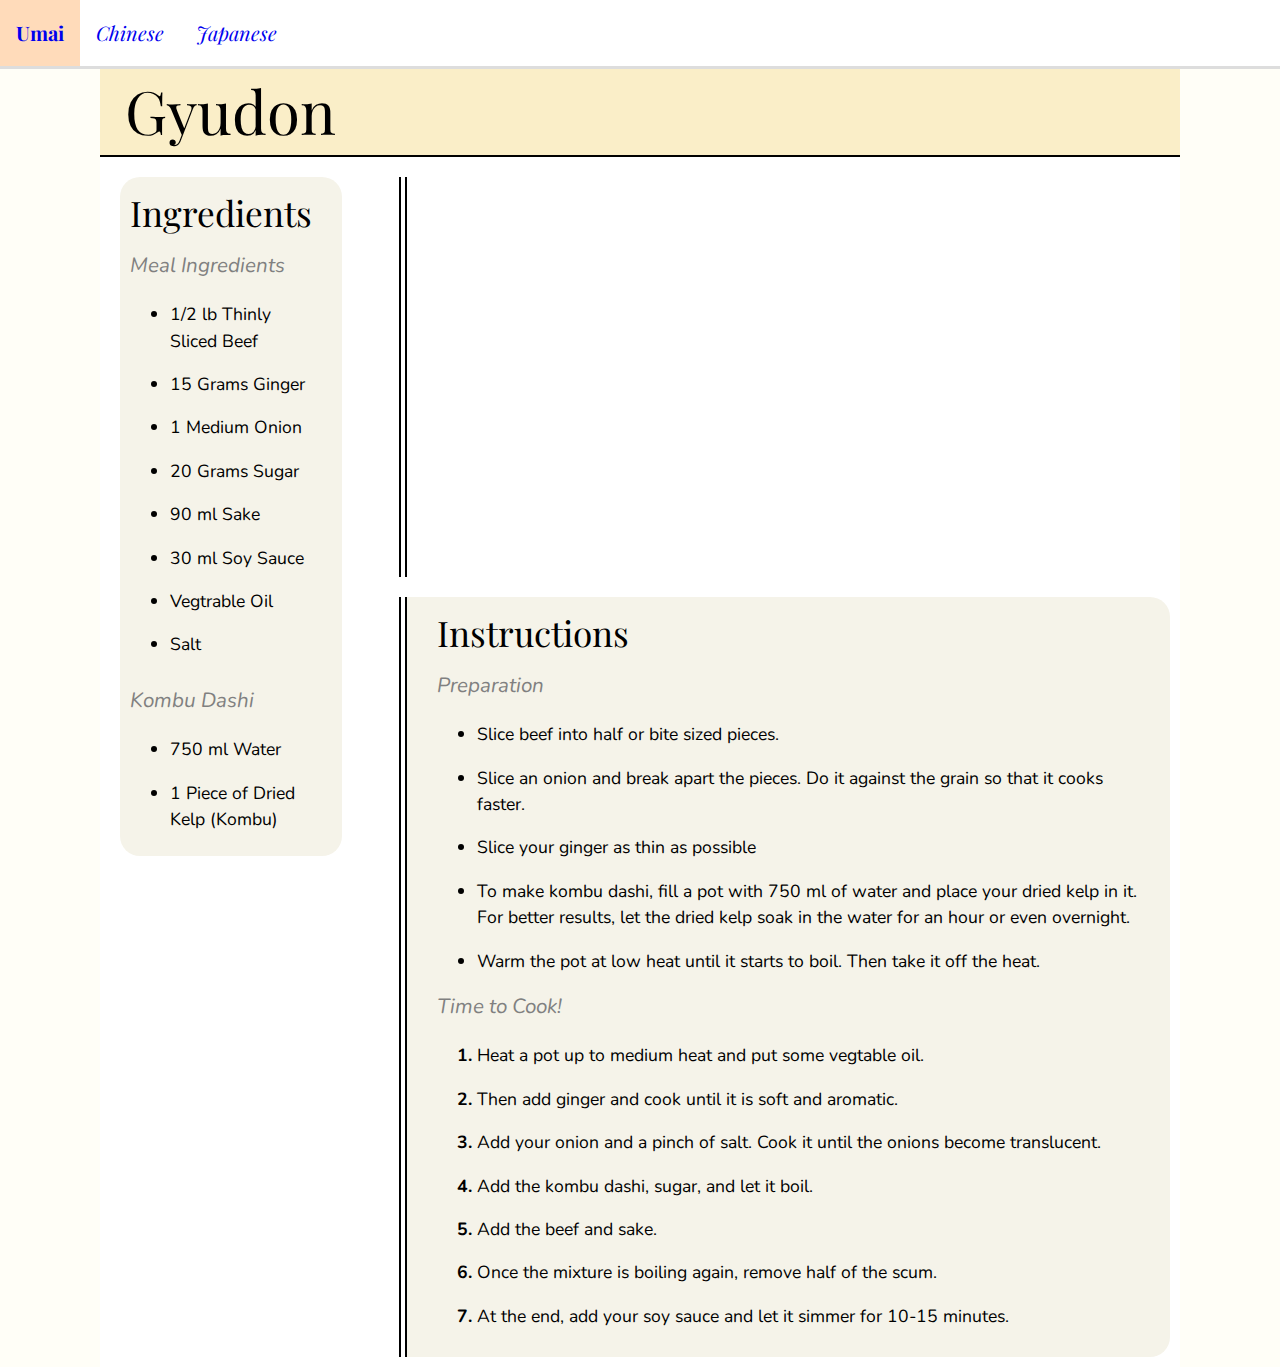
<file: recipes/japanese/gyudon.html>
<!DOCTYPE html>
<html lang="en">
<head>
    <meta charset="UTF-8">
    <meta name="viewport" content="width=device-width, initial-scale=1.0">
    <title>Document</title>

    <!--CSS Links-->
    <link rel="stylesheet" href="../../css/recipe.css">

    <!--Typography-->
    <link rel="stylesheet" href="https://fonts.googleapis.com/css?family=Nunito:400,700" />
    <link rel="preconnect" href="https://fonts.googleapis.com">
    <link rel="preconnect" href="https://fonts.gstatic.com" crossorigin>
    <link href="https://fonts.googleapis.com/css2?family=Roboto+Slab:wght@300&family=Yellowtail&display=swap" rel="stylesheet">
    <link href="https://fonts.googleapis.com/css2?family=Playfair+Display:ital,wght@0,400;1,400;1,600&display=swap" rel="stylesheet">

</head>
<body>
    <header>
        <div class="topnav_background">
            <div class="topnav">
                <div class="navbar_header">
                    <a href="../../index.html">Umai</a>
                </div>
                <a href="../../chinese.html">Chinese</a>
                <a href="../../japanese.html">Japanese</a>
            </div>
        </div>
    </header>
    <h1 class="recipe_title">Gyudon</h1>
    <div class="container">
        <div class="ingredients">
            <h2>Ingredients</h2>
            <h3>Meal Ingredients</h3>
            <ul>
                <li>1/2 lb Thinly Sliced Beef</li>
                <li>15 Grams Ginger</li>
                <li>1 Medium Onion</li>
                <li>20 Grams Sugar</li>
                <li>90 ml Sake</li>
                <li>30 ml Soy Sauce</li>
                <li>Vegtrable Oil</li>
                <li>Salt</li>
            </ul>
            <h3>Kombu Dashi</h3>
            <ul>
                <li>750 ml Water</li>
                <li>1 Piece of Dried Kelp (Kombu)</li>
            </ul>
        </div>
        <div>
            <div class="outline">
                <div class="video">
                    <iframe src="https://www.youtube.com/embed/LdeXSCcnJFY" title="Gyudon Recipe / Japanese Beef bowl / 牛丼" frameborder="0" allow="accelerometer; autoplay; clipboard-write; encrypted-media; gyroscope; picture-in-picture; web-share" allowfullscreen></iframe>
                </div>
            </div>
            <div class="outline">
                <div class="instructions">
                    <h2>Instructions</h2>
                    <h3>Preparation</h3>
                    <ul>
                        <li>Slice beef into half or bite sized pieces.</li>
                        <li>Slice an onion and break apart the pieces. Do it against the grain so that it cooks faster.</li>
                        <li>Slice your ginger as thin as possible</li>
                        <li>To make kombu dashi, fill a pot with 750 ml of water and place your dried kelp in it. For better results, let the dried kelp soak in the water for an hour or even overnight.</li>
                        <li>Warm the pot at low heat until it starts to boil. Then take it off the heat.</li>
                    </ul>
                    <h3>Time to Cook!</h3>
                    <ol>
                        <li>Heat a pot up to medium heat and put some vegtable oil.</li>
                        <li>Then add ginger and cook until it is soft and aromatic.</li>
                        <li>Add your onion and a pinch of salt. Cook it until the onions become translucent.</li>
                        <li>Add the kombu dashi, sugar, and let it boil.</li>
                        <li>Add the beef and sake.</li>
                        <li>Once the mixture is boiling again, remove half of the scum.</li>
                        <li>At the end, add your soy sauce and let it simmer for 10-15 minutes.</li>
                    </ol>
                </div>
            </div>  
        </div>
    </div>
</body>
</html>
</file>
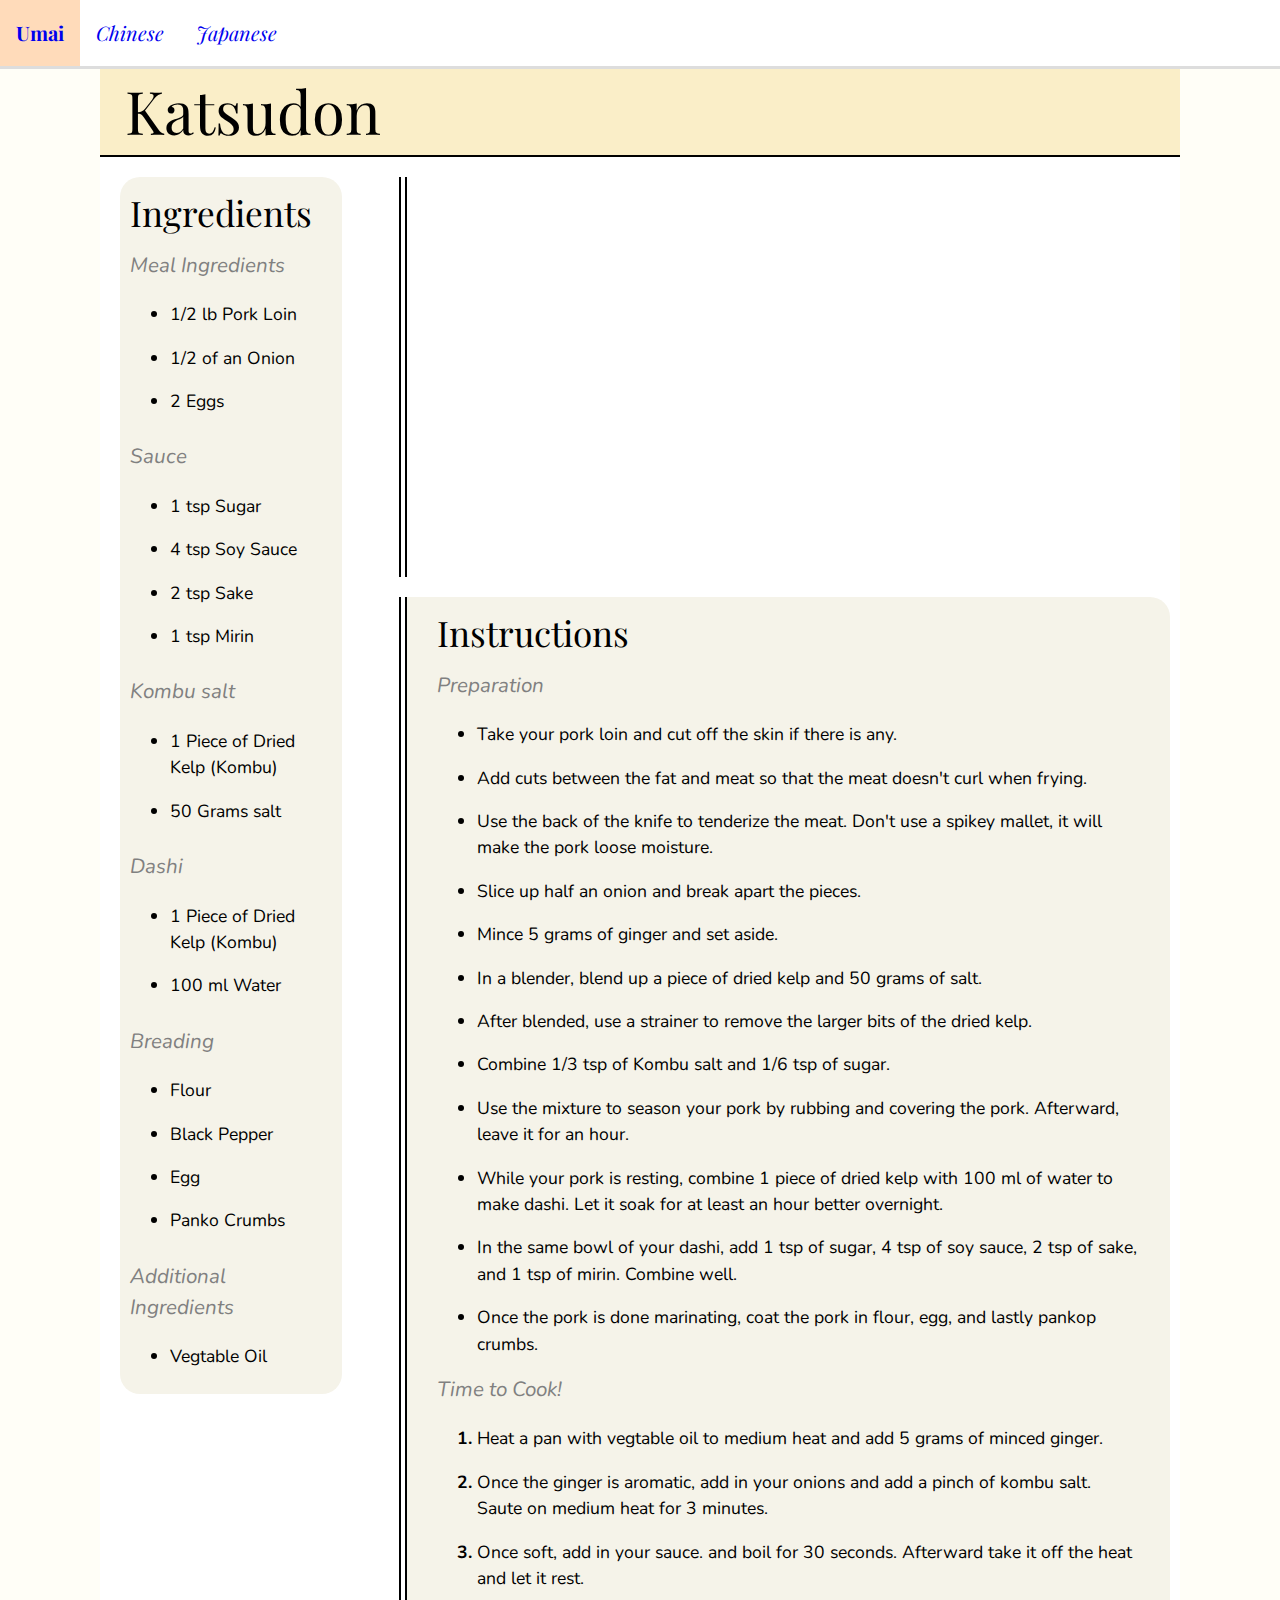
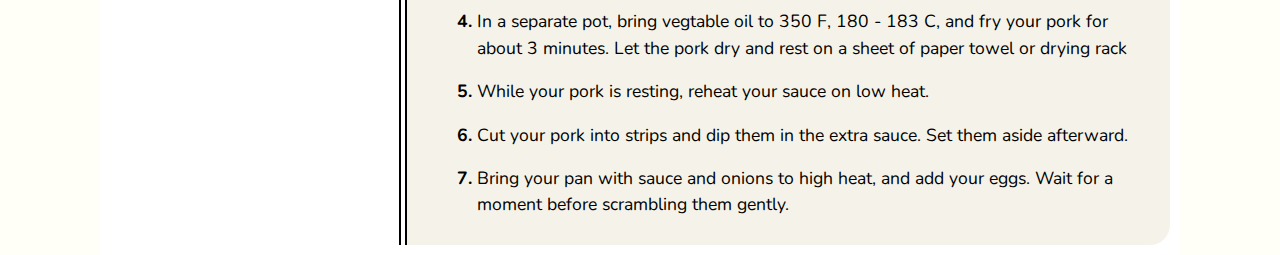
<file: recipes/japanese/katsudon.html>
<!DOCTYPE html>
<html lang="en">
<head>
    <meta charset="UTF-8">
    <meta name="viewport" content="width=device-width, initial-scale=1.0">
    <title>Document</title>

    <!--CSS Links-->
    <link rel="stylesheet" href="../../css/recipe.css">

    <!--Typography-->
    <link rel="stylesheet" href="https://fonts.googleapis.com/css?family=Nunito:400,700" />
    <link rel="preconnect" href="https://fonts.googleapis.com">
    <link rel="preconnect" href="https://fonts.gstatic.com" crossorigin>
    <link href="https://fonts.googleapis.com/css2?family=Roboto+Slab:wght@300&family=Yellowtail&display=swap" rel="stylesheet">
    <link href="https://fonts.googleapis.com/css2?family=Playfair+Display:ital,wght@0,400;1,400;1,600&display=swap" rel="stylesheet">

</head>
<body>
    <header>
        <div class="topnav_background">
            <div class="topnav">
                <div class="navbar_header">
                    <a href="../../index.html">Umai</a>
                </div>
                <a href="../../chinese.html">Chinese</a>
                <a href="../../japanese.html">Japanese</a>
            </div>
        </div>
    </header>
    <h1 class="recipe_title">Katsudon</h1>
    <div class="container">
        <div class="ingredients">
            <h2>Ingredients</h2>
            <h3>Meal Ingredients</h3>
            <ul>
                <li>1/2 lb Pork Loin</li>
                <li>1/2 of an Onion</li>
                <li>2 Eggs</li>
            </ul>
            <h3>Sauce</h3>
            <ul>
                <li>1 tsp Sugar</li>
                <li>4 tsp Soy Sauce</li>
                <li>2 tsp Sake</li>
                <li>1 tsp Mirin</li>
            </ul>
            <h3>Kombu salt</h3>
            <ul>
                <li>1 Piece of Dried Kelp (Kombu)</li>
                <li>50 Grams salt</li>
            </ul>
            <h3>Dashi</h3>
            <ul>
                <li>1 Piece of Dried Kelp (Kombu)</li>
                <li>100 ml Water</li>
            </ul>
            <h3>Breading</h3>
            <ul>
                <li>Flour</li>
                <li>Black Pepper</li>
                <li>Egg</li>
                <li>Panko Crumbs</li>
            </ul>
            <h3>Additional Ingredients</h3>
            <ul>
                <li>Vegtable Oil</li>
            </ul>
        </div>
        <div>
            <div class="outline">
                <div class="video">
                    <iframe src="https://www.youtube.com/embed/yGhgQgjVhGA" title="katsudon recipe / カツ丼 作り方" frameborder="0" allow="accelerometer; autoplay; clipboard-write; encrypted-media; gyroscope; picture-in-picture; web-share" allowfullscreen></iframe>
                </div>
            </div>
            <div class="outline">
                <div class="instructions">
                    <h2>Instructions</h2>
                    <h3>Preparation</h3>
                    <ul>
                        <li>Take your pork loin and cut off the skin if there is any.</li>
                        <li>Add cuts between the fat and meat so that the meat doesn't curl when frying.</li>
                        <li>Use the back of the knife to tenderize the meat. Don't use a spikey mallet, it will make the pork loose moisture.</li>
                        <li>Slice up half an onion and break apart the pieces.</li>
                        <li>Mince 5 grams of ginger and set aside.</li>
                        <li>In a blender, blend up a piece of dried kelp and 50 grams of salt.</li>
                        <li>After blended, use a strainer to remove the larger bits of the dried kelp.</li>
                        <li>Combine 1/3 tsp of Kombu salt and 1/6 tsp of sugar.</li>
                        <li>Use the mixture to season your pork by rubbing and covering the pork. Afterward, leave it for an hour.</li>
                        <li>While your pork is resting, combine 1 piece of dried kelp with 100 ml of water to make dashi. Let it soak for at least an hour better overnight.</li>
                        <li>In the same bowl of your dashi, add 1 tsp of sugar, 4 tsp of soy sauce, 2 tsp of sake, and 1 tsp of mirin. Combine well.</li>
                        <li>Once the pork is done marinating, coat the pork in flour, egg, and lastly pankop crumbs.</li>
                    </ul>
                    <h3>Time to Cook!</h3>
                    <ol>
                        <li>Heat a pan with vegtable oil to medium heat and add 5 grams of minced ginger.</li>
                        <li>Once the ginger is aromatic, add in your onions and add a pinch of kombu salt. Saute on medium heat for 3 minutes.</li>
                        <li>Once soft, add in your sauce. and boil for 30 seconds. Afterward take it off the heat and let it rest.</li>
                        <li>In a separate pot, bring vegtable oil to 350 F, 180 - 183 C, and fry your pork for about 3 minutes. Let the pork dry and rest on a sheet of paper towel or drying rack</li>
                        <li>While your pork is resting, reheat your sauce on low heat.</li>
                        <li>Cut your pork into strips and dip them in the extra sauce. Set them aside afterward.</li>
                        <li>Bring your pan with sauce and onions to high heat, and add your eggs. Wait for a moment before scrambling them gently.</li>
                    </ol>
                </div>
            </div>
        </div>
    </div>
</body>
</html>
</file>
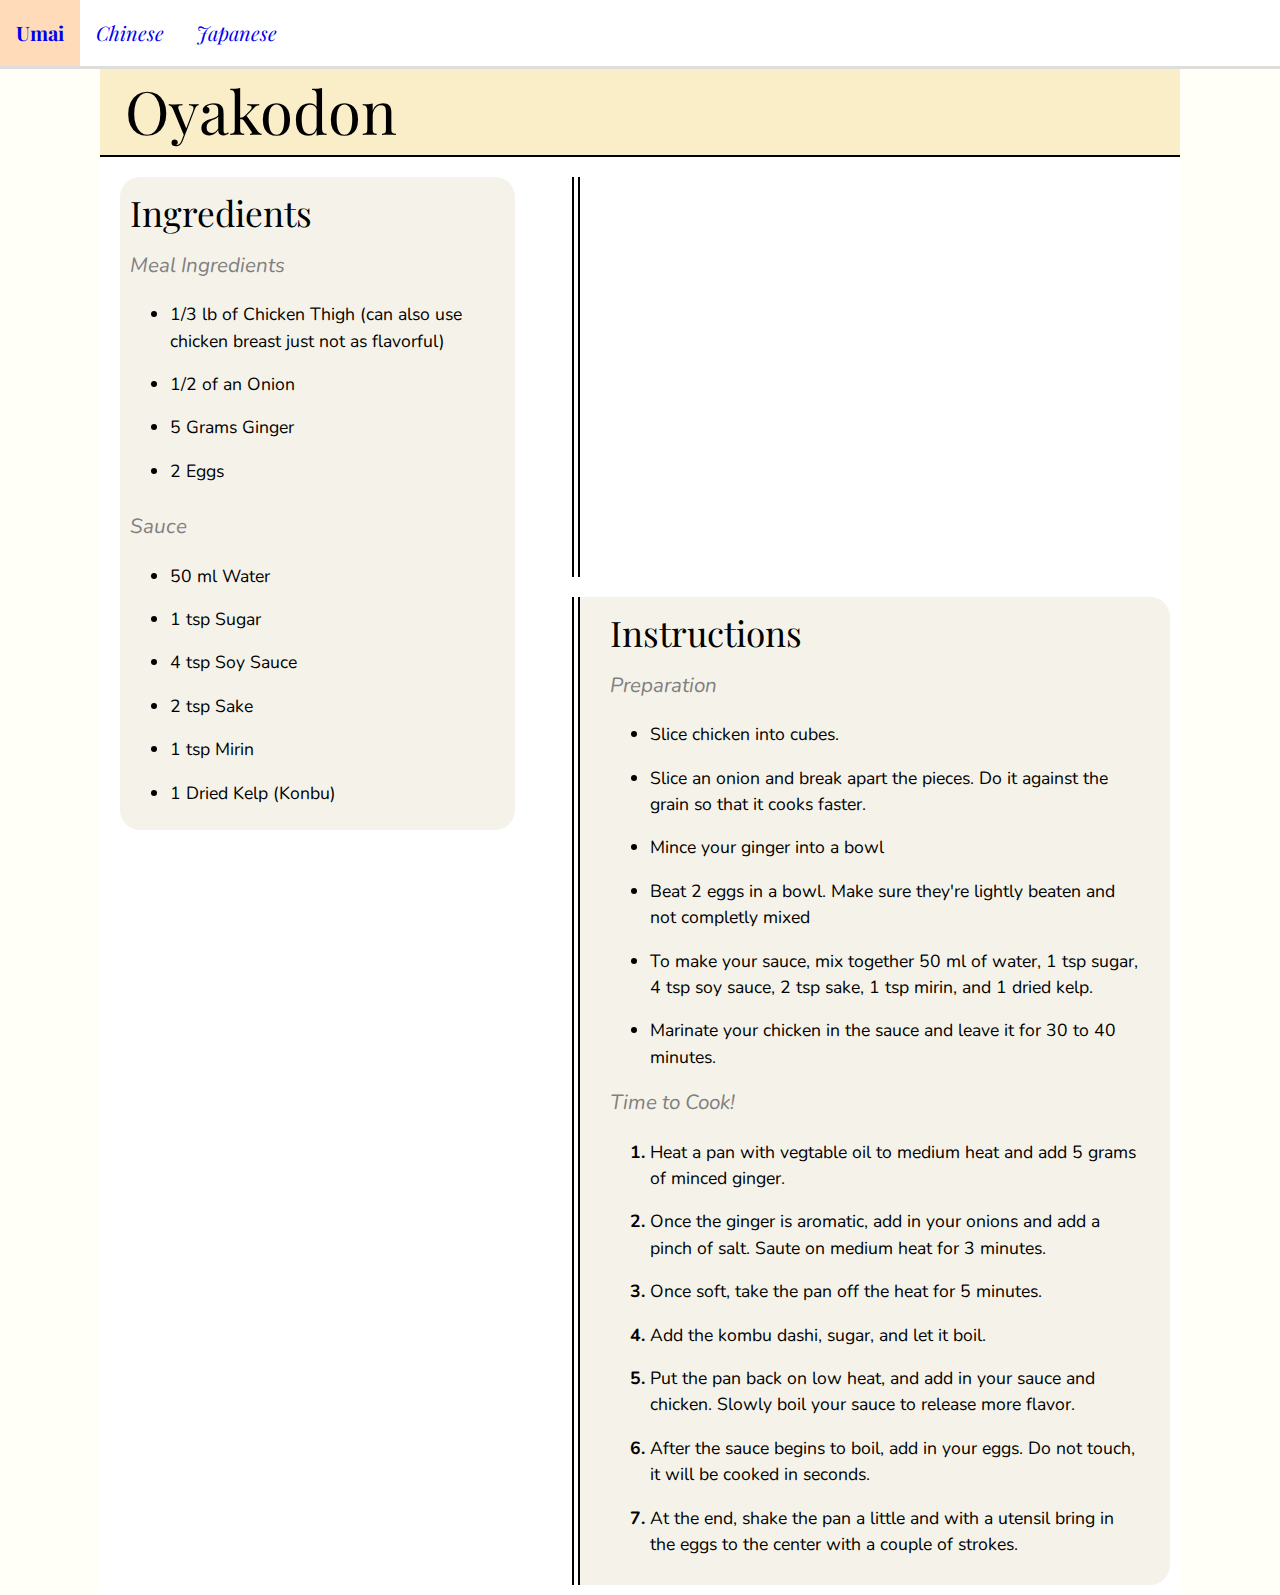
<file: recipes/japanese/oyakodon.html>
<!DOCTYPE html>
<html lang="en">
<head>
    <meta charset="UTF-8">
    <meta name="viewport" content="width=device-width, initial-scale=1.0">
    <title>Document</title>

    <!--CSS Links-->
    <link rel="stylesheet" href="../../css/recipe.css">

    <!--Typography-->
    <link rel="stylesheet" href="https://fonts.googleapis.com/css?family=Nunito:400,700" />
    <link rel="preconnect" href="https://fonts.googleapis.com">
    <link rel="preconnect" href="https://fonts.gstatic.com" crossorigin>
    <link href="https://fonts.googleapis.com/css2?family=Roboto+Slab:wght@300&family=Yellowtail&display=swap" rel="stylesheet">
    <link href="https://fonts.googleapis.com/css2?family=Playfair+Display:ital,wght@0,400;1,400;1,600&display=swap" rel="stylesheet">
</head>
<body>
    <header>
        <div class="topnav_background">
            <div class="topnav">
                <div class="navbar_header">
                    <a href="../../index.html">Umai</a>
                </div>
                <a href="../../chinese.html">Chinese</a>
                <a href="../../japanese.html">Japanese</a>
            </div>
        </div>
    </header>
    <h1 class="recipe_title">Oyakodon</h1>
    <div class="container">
        <div class="ingredients">
            <h2>Ingredients</h2>
            <h3>Meal Ingredients</h3>
            <ul>
                <li>1/3 lb of Chicken Thigh (can also use chicken breast just not as flavorful)</li>
                <li>1/2 of an Onion</li>
                <li>5 Grams Ginger</li>
                <li>2 Eggs</li>
            </ul>
            <h3>Sauce</h3>
            <ul>
                <li>50 ml Water</li>
                <li>1 tsp Sugar</li>
                <li>4 tsp Soy Sauce</li>
                <li>2 tsp Sake</li>
                <li>1 tsp Mirin</li>
                <li>1 Dried Kelp (Konbu)</li>
            </ul>
        </div>
        <div>
            <div class="outline">
                <div class="video">
                    <iframe src="https://www.youtube.com/embed/iChssoYXsuA" title="Oyakodon recipe / 親子丼" frameborder="0" allow="accelerometer; autoplay; clipboard-write; encrypted-media; gyroscope; picture-in-picture; web-share" allowfullscreen></iframe>
                </div>
            </div>
            <div class="outline">
                <div class="instructions">
                    <h2>Instructions</h2>
                    <h3>Preparation</h3>
                    <ul>
                        <li>Slice chicken into cubes.</li>
                        <li>Slice an onion and break apart the pieces. Do it against the grain so that it cooks faster.</li>
                        <li>Mince your ginger into a bowl</li>
                        <li>Beat 2 eggs in a bowl. Make sure they're lightly beaten and not completly mixed</li>
                        <li>To make your sauce, mix together 50 ml of water, 1 tsp sugar, 4 tsp soy sauce, 2 tsp sake, 1 tsp mirin, and 1 dried kelp.</li>
                        <li>Marinate your chicken in the sauce and leave it for 30 to 40 minutes.</li>
                    </ul>
                    <h3>Time to Cook!</h3>
                    <ol>
                        <li>Heat a pan with vegtable oil to medium heat and add 5 grams of minced ginger.</li>
                        <li>Once the ginger is aromatic, add in your onions and add a pinch of salt. Saute on medium heat for 3 minutes.</li>
                        <li>Once soft, take the pan off the heat for 5 minutes.</li>
                        <li>Add the kombu dashi, sugar, and let it boil.</li>
                        <li>Put the pan back on low heat, and add in your sauce and chicken. Slowly boil your sauce to release more flavor.</li>
                        <li>After the sauce begins to boil, add in your eggs. Do not touch, it will be cooked in seconds.</li>
                        <li>At the end, shake the pan a little and with a utensil bring in the eggs to the center with a couple of strokes.</li>
                    </ol>
                </div>
            </div>
        </div>
    </div>
</body>
</html>
</file>
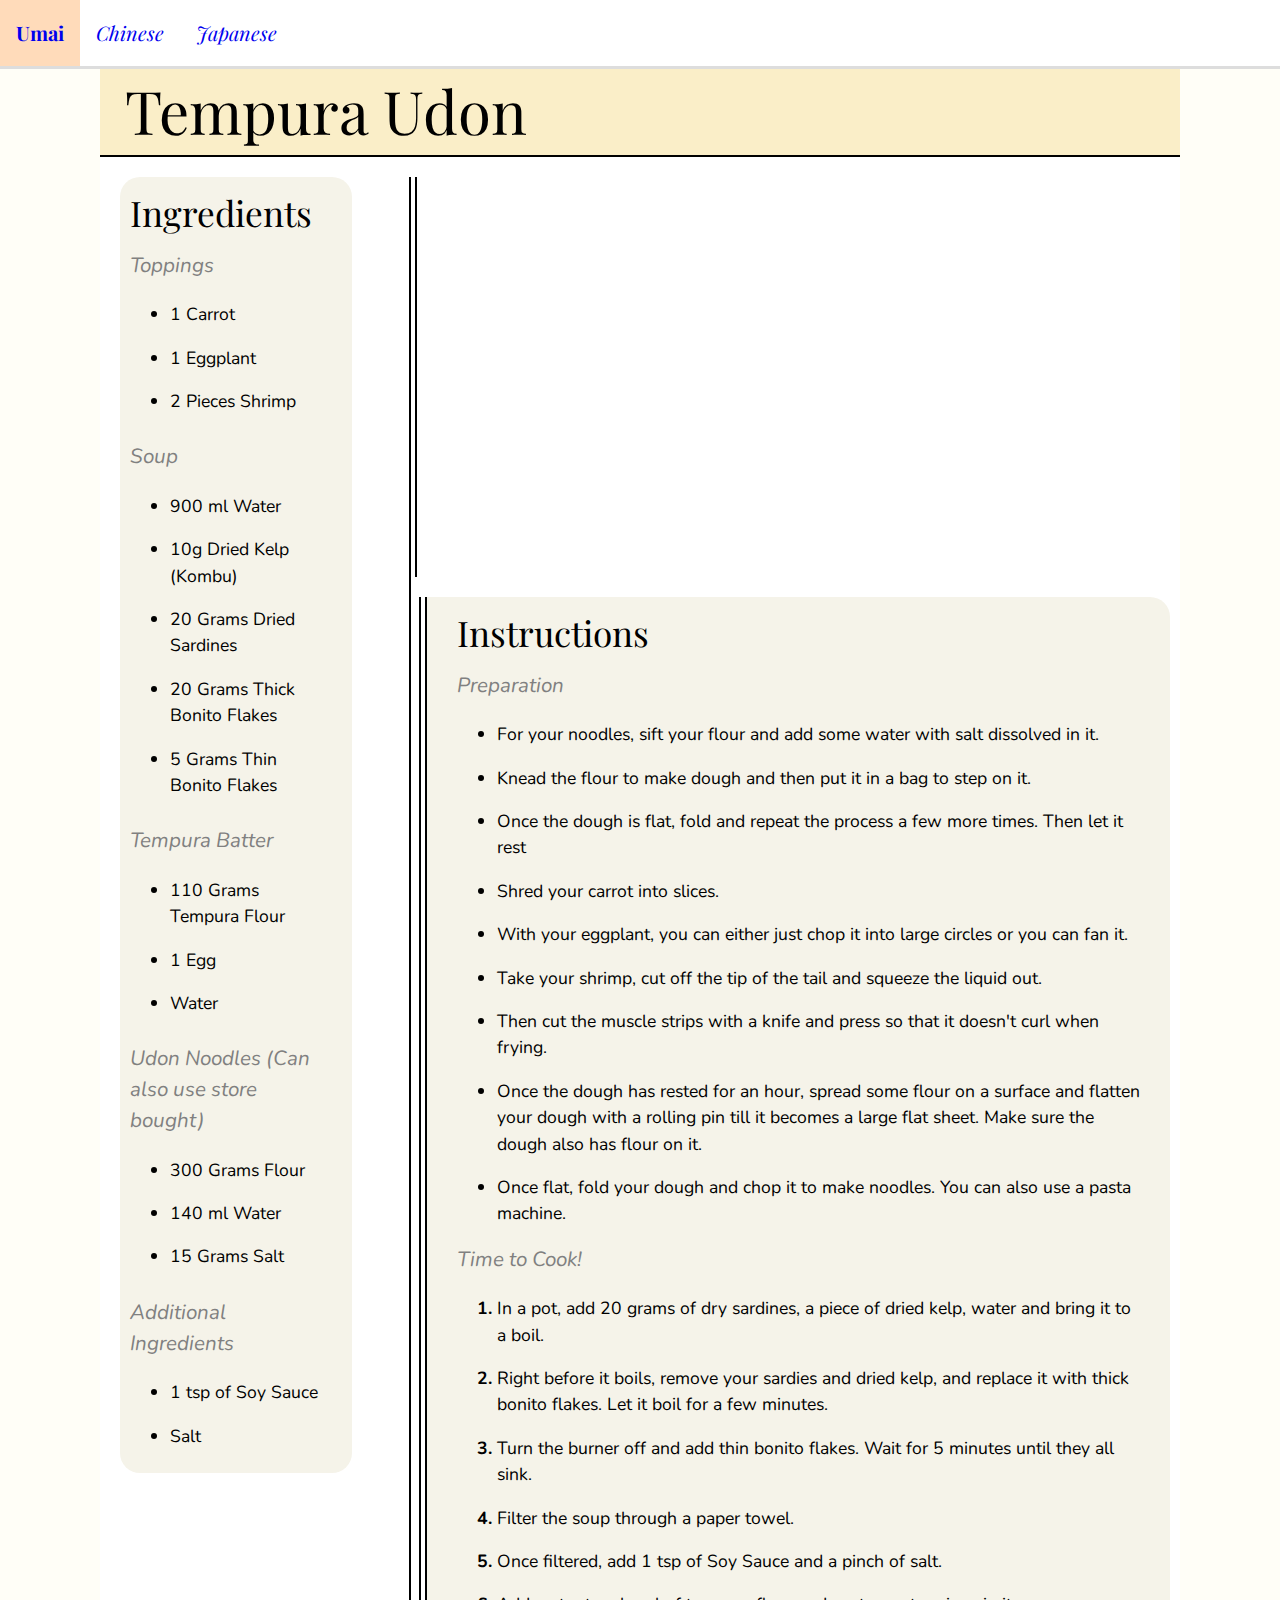
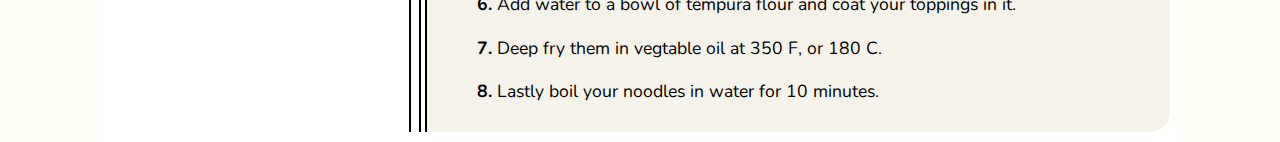
<file: recipes/japanese/tempura_udon.html>
<!DOCTYPE html>
<html lang="en">
<head>
    <meta charset="UTF-8">
    <meta name="viewport" content="width=device-width, initial-scale=1.0">
    <title>Document</title>

    <!--CSS Links-->
    <link rel="stylesheet" href="../../css/recipe.css">

    <!--Typography-->
    <link rel="stylesheet" href="https://fonts.googleapis.com/css?family=Nunito:400,700" />
    <link rel="preconnect" href="https://fonts.googleapis.com">
    <link rel="preconnect" href="https://fonts.gstatic.com" crossorigin>
    <link href="https://fonts.googleapis.com/css2?family=Roboto+Slab:wght@300&family=Yellowtail&display=swap" rel="stylesheet">
    <link href="https://fonts.googleapis.com/css2?family=Playfair+Display:ital,wght@0,400;1,400;1,600&display=swap" rel="stylesheet">
</head>
<body>
    <header>
        <div class="topnav_background">
            <div class="topnav">
                <div class="navbar_header">
                    <a href="../../index.html">Umai</a>
                </div>
                <a href="../../chinese.html">Chinese</a>
                <a href="../../japanese.html">Japanese</a>
            </div>
        </div>
    </header>
    <h1 class="recipe_title">Tempura Udon</h1>
    <div class="container">
        <div class="ingredients">
            <h2>Ingredients</h2>
            <h3>Toppings</h3>
            <ul>
                <li>1 Carrot</li>
                <li>1 Eggplant</li>
                <li>2 Pieces Shrimp</li>
            </ul>
            <h3>Soup</h3>
            <ul>
                <li>900 ml Water</li>
                <li>10g Dried Kelp (Kombu)</li>
                <li>20 Grams Dried Sardines</li>
                <li>20 Grams Thick Bonito Flakes</li>
                <li>5 Grams Thin Bonito Flakes</li>
            </ul>
            <h3>Tempura Batter</h3>
            <ul>
                <li>110 Grams Tempura Flour</li>
                <li>1 Egg</li>
                <li>Water</li>
            </ul>
            <h3>Udon Noodles (Can also use store bought)</h3>
            <ul>
                <li>300 Grams Flour</li>
                <li>140 ml Water</li>
                <li>15 Grams Salt</li>
            </ul>
            <h3>Additional Ingredients</h3>
            <ul>
                <li>1 tsp of Soy Sauce</li>
                <li>Salt</li>
            </ul>
        </div>
        <div>
            <div class="outline">
                <div class="video">
                    <iframe src="https://www.youtube.com/embed/iigDXgdKkuI" title="Tempura Udon Noodles" frameborder="0" allow="accelerometer; autoplay; clipboard-write; encrypted-media; gyroscope; picture-in-picture; web-share" allowfullscreen></iframe>
            </div>
            <div class="outline">
                <div class="instructions">
                    <h2>Instructions</h2>
                    <h3>Preparation</h3>
                    <ul>
                        <li>For your noodles, sift your flour and add some water with salt dissolved in it.</li>
                        <li>Knead the flour to make dough and then put it in a bag to step on it.</li>
                        <li>Once the dough is flat, fold and repeat the process a few more times. Then let it rest</li>
                        <li>Shred your carrot into slices.</li>
                        <li>With your eggplant, you can either just chop it into large circles or you can fan it.</li>
                        <li>Take your shrimp, cut off the tip of the tail and squeeze the liquid out.</li>
                        <li>Then cut the muscle strips with a knife and press so that it doesn't curl when frying.</li>
                        <li>Once the dough has rested for an hour, spread some flour on a surface and flatten your dough with a rolling pin till it becomes a large flat sheet. Make sure the dough also has flour on it.</li>
                        <li>Once flat, fold your dough and chop it to make noodles. You can also use a pasta machine.</li>
                    </ul>
                    <h3>Time to Cook!</h3>
                    <ol>
                        <li>In a pot, add 20 grams of dry sardines, a piece of dried kelp, water and bring it to a boil.</li>
                        <li>Right before it boils, remove your sardies and dried kelp, and replace it with thick bonito flakes. Let it boil for a few minutes.</li>
                        <li>Turn the burner off and add thin bonito flakes. Wait for 5 minutes until they all sink.</li>
                        <li>Filter the soup through a paper towel.</li>
                        <li>Once filtered, add 1 tsp of Soy Sauce and a pinch of salt.</li>
                        <li>Add water to a bowl of tempura flour and coat your toppings in it.</li>
                        <li>Deep fry them in vegtable oil at 350 F, or 180 C.</li>
                        <li>Lastly boil your noodles in water for 10 minutes.</li>
                    </ol>
                </div>
            </div>
        </div>
    </div>
</body>
</html>
</file>
<file: css/recipe_list.css>
/* Colors */
:root {
    --slategrey: #434B63;
    --peach: #FFDBBA;
    --coral: #F27935;
    --turquoise: #4ECDC4;
    --cream: #fef9ed;
    --grey: #6C7A89;
    --red: #f2354f;
}

/* General */
html{
    font-family: 'Playfair Display','Nunito', sans-serif;
    line-height: 1.5;
    background-color: #fffef7;
    background-image: url("https://www.transparenttextures.com/patterns/asfalt-dark.png");
}

body{
    margin: 0px;
}
  
h1, h2, h4, h5, h6{
    display: flex;
    justify-content: flex-start;
    font-weight: normal;
    font-size: 200%;
    margin: 8px;
}

h3{
    display: flex;
    align-self: center;
    font-size: 30px;
    font-weight: normal;
    font-style: italic;
}

iframe{
    display: flex;
    align-self: center;
    width: 70%;
    height: 400px;
}

img{
    width: 100%;
    height: 100%;
    object-fit: cover;
    object-position: center;
}


/* Navbar */
.topnav {
    display: flex;
    align-items: row;
    overflow: hidden;
    border-bottom: 3px solid #ddd;
    font-family: 'Playfair Display','Nunito', sans-serif;
    font-size: 20px;
    font-weight: normal;
    font-style: italic;
    color: #404040;

}
  
.topnav a {
    float: left;
    text-align: center;
    padding: 18px 16px;
    text-decoration: none;
}
  
.topnav a:hover {
    background-color: var(--peach);
}
  
.navbar_header {
    font-weight: bold;
    font-style: normal;
}

.topnav_background{
    background-color: white;
    width: 100%;
    position: fixed;
    top: 0;
}

/* Containers */
.container{
    display: flex;
    flex-direction: column;
    background-color: var(--cream);
    margin: 0px 120px;
}

.recipe_container{
    display: flex;
    justify-content: center;
    flex-wrap: wrap;
}

.img_container{
    display: flex;
    flex-direction: column;
    margin: 40px;
    border: solid black 2px;
    border-radius: 0px 0px 20px 20px;
    box-shadow: 10px 5px 5px gray;
}

/* Images */
.img_box{
    width: 300px;
    height: 300px;
    border-bottom: 2px solid black;
}

/* Home Page Misc */
.hero_header{
    display: flex;
    flex-direction: column;
    font-size: 40px;
    margin-top: 65px;
    padding-left: 30px;
    border-bottom: black 2px solid;
    background-color: rgb(250, 238, 200);
}

.recipe_list_moto{
    font-size: 25px;
    font-style: italic;
    color: gray;
}

/* Media Queries */
@media (max-width: 575px){
    h1, h2, h3, h4, h5, h6{
        font-size: 140%;
    }

    .topnav a{
        font-size: 15px;
    }

    .hero_header{
        font-size: 40px;
        margin: 70px 20px 0px 20px;
    }

    .container{
        margin: 0px 30px;
    }

    .img_box{
        width: 200px;
        height: 200px;
    }
}
</file>
<file: css/recipe.css>
/* Colors */
:root {
    --slategrey: #434B63;
    --peach: #FFDBBA;
    --coral: #F27935;
    --turquoise: #4ECDC4;
    --cream: #fef9ed;
    --grey: #6C7A89;
    --red: #f2354f;
}

/* General */
html{
    font-family:'Nunito', sans-serif;
    font-weight: normal;
    color: black;
    line-height: 1.5;
    background-color: #fffef7;
    background-image: url("https://www.transparenttextures.com/patterns/asfalt-dark.png");
}

body{
    margin: 0px;
}
  
h1, h2, h4, h5, h6{
    display: flex;
    justify-content: flex-start;
    font-family: 'Playfair Display','Nunito', sans-serif;
    font-weight: normal;
    font-size: 200%;
    color: black;
    margin: 0px;
}

h3{
    display: flex;
    align-self: flex-start;
    margin-top: 10px;
    font-weight: normal;
    font-style: italic;
    color: gray;
}

ul{
    margin: 0px;
}

li{
    margin-bottom: 17px;
}

li::marker{
    font-weight: bold;
}

iframe{
    display: flex;
    align-self: center;
    width: 60%;
    height: 400px;
}

/* Navbar */
.topnav {
    display: flex;
    align-items: row;
    overflow: hidden;
    border-bottom: 3px solid #ddd;
    font-family: 'Playfair Display','Nunito', sans-serif;
    font-size: 20px;
    font-weight: normal;
    font-style: italic;
    color: #404040;
    text-decoration: none;
}
  
.topnav a {
    float: left;
    text-align: center;
    padding: 18px 16px;
    text-decoration: none;
}
  
.topnav a:hover {
    background-color: var(--peach);
}
  
.navbar_header {
    font-weight: bold;
    font-style: normal;
    text-decoration: none;
}

.topnav_background{
    background-color: white;
    width: 100%;
    position: fixed;
    top: 0;
}

/* Recipe page container */
.container{
    display: flex;
    flex-direction: column;
    align-items: center;
    margin: 0px 130px;
    background-color: white;
}

/* Recipe Page Misc */

.recipe_title{
    font-size: 60px;
    color: black;
    border-bottom: solid 2px black;
    border-style: none none double;
    margin: 65px 100px 0px 100px;
    padding-left: 25px;
    /* background-color: #fcf8e2; */
    /* background-color: #DBB360; */
    background-color: rgb(250, 238, 200);
}

/* Ingredients */
.ingredients{
    display: flex;
    flex-direction: column;
    align-self: center;
    padding: 10px 30px 7px 10px;
    margin: 20px 50px 0px 20px;
    background-color: #f5f3e9;
    border-radius: 20px;
}

/* Video */
.video{
    display: flex;
    flex-direction: column;
    justify-content: center;
    margin: 20px 10px 20px 10px;
}

/* Instructions */
.instructions{
    padding: 10px 30px 10px 30px;
    margin: 10px 10px 10px 10px;
    background-color: #f5f3e9;
    border-radius: 20px;
}

/* Media Queries */

/* teeny tiny phone*/
@media (max-width: 575px){
    html{
        line-height: 1.25;
    }

    h1, h2, h4, h5, h6{
        font-size: 140%;
    }

    h3{
        font-size: 100%;
    }

    li{
        margin: 7px;
    }

    iframe{
        height: 170px;
    }

    .topnav a{
        font-size: 15px;
    }

    .recipe_title{
        font-size: 40px;
        margin: 60px 20px 0px 20px;
    }

    .container{
        margin: 0px 20px;
    }
}

/* Small devices (landscape phones, 576px and up) */
@media (min-width: 576px) { 
    iframe{
        height: 200px;
    }

    .container{
        margin: 0px 100px;
    }
}

/* Medium devices (tablets, 768px and up) */
@media (min-width: 768px) {
    html{
        font-size: 110%;
    }

    iframe{
        height: 250px;
    }
}

/* Large devices (desktops, 992px and up) */
@media (min-width: 992px) {
    html{
        font-size: 110%;
    }

    iframe{
        height: 350px;
    }
}

/* Extra large devices (large desktops, 1200px and up) */
@media (min-width: 1200px) {
    html{
        font-size: 110%;
    }

    iframe{
        height: 400px;
    }

    .container{
        display: flex;
        flex-direction: row;
    }

    .ingredients{
        display: flex;
        align-self: flex-start;
        margin: 20px 50px 0px 20px;
    }

    .video{
        border-left: 2px black solid;
        margin: 20px 10px 20px 3px;
    }

    .instructions{
        border-left: 2px black solid;
        border-radius: 0px 20px 20px 0px;
        margin: 10px 10px 10px 3px;
    }

    .outline{
        border-left: 2px black solid;
        margin-left: 7px;
        padding: 0px;
        padding-left: 1px;
    }
}
</file>
